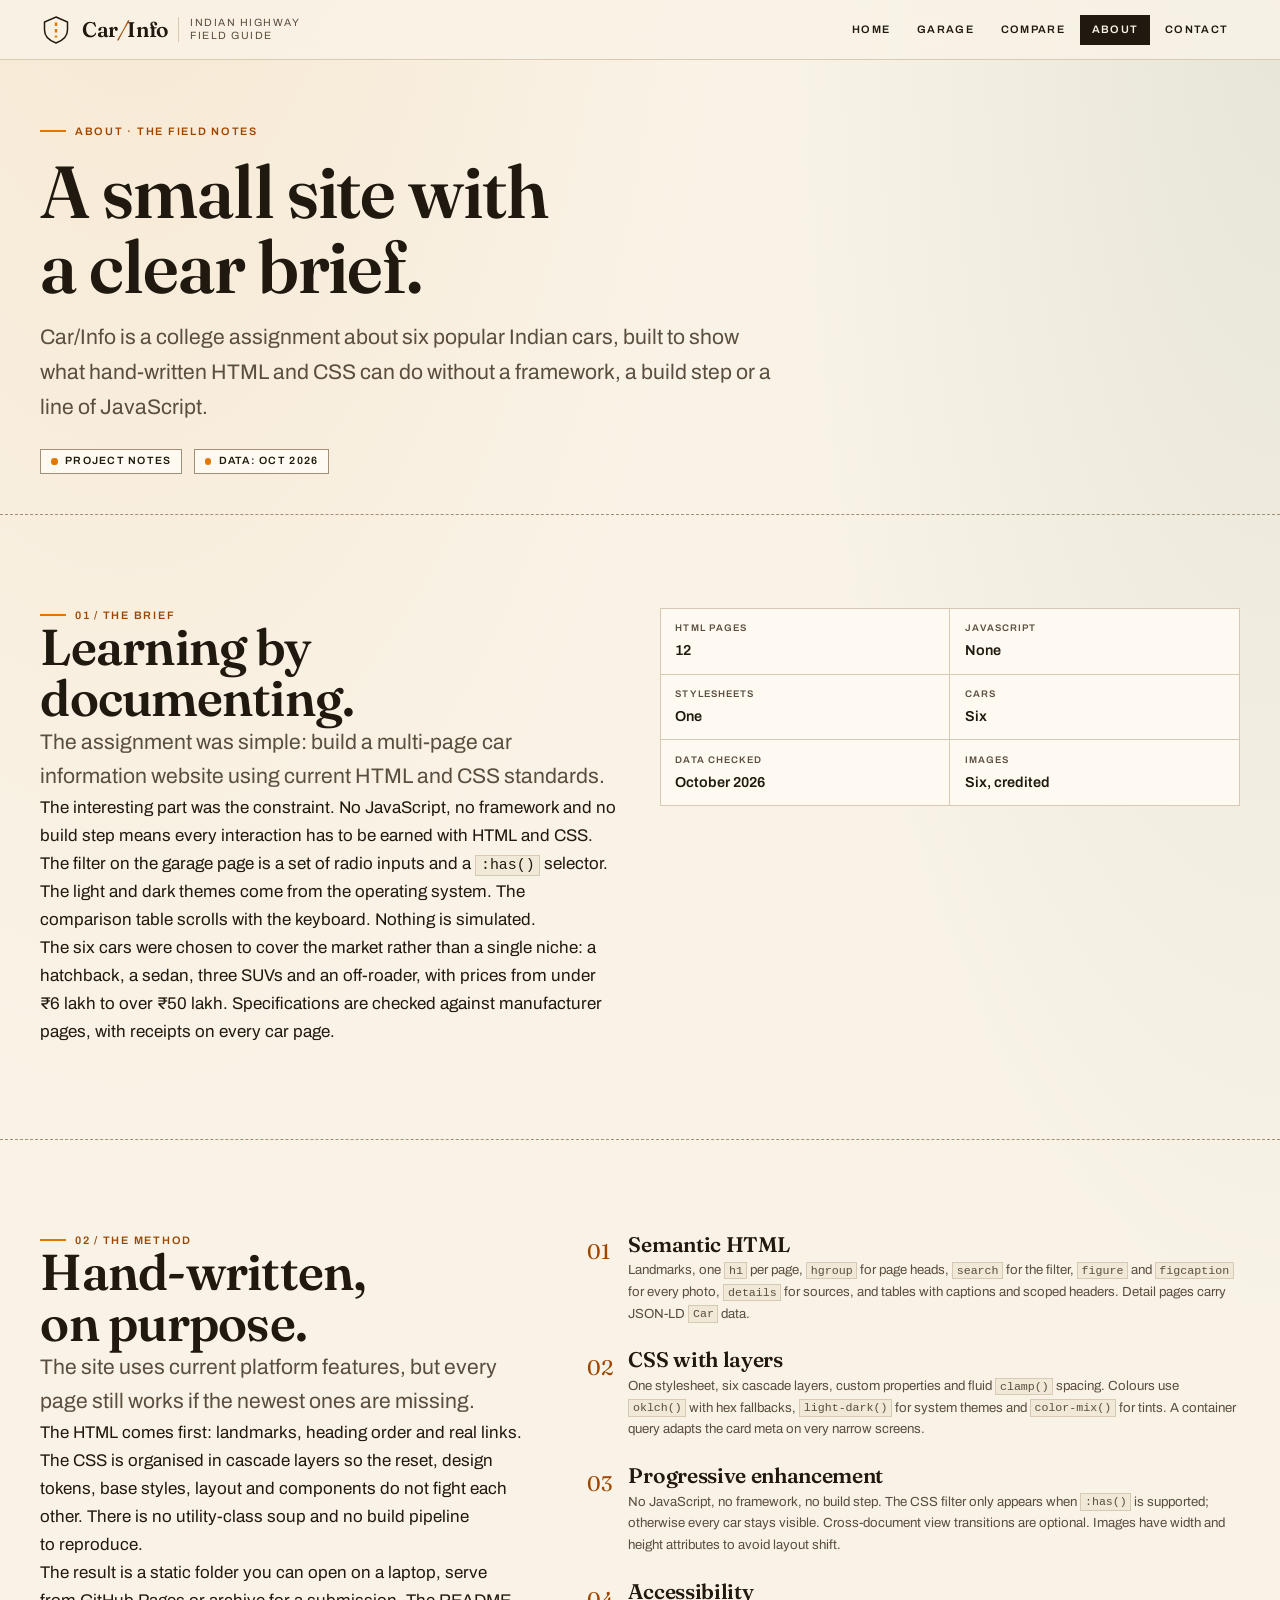
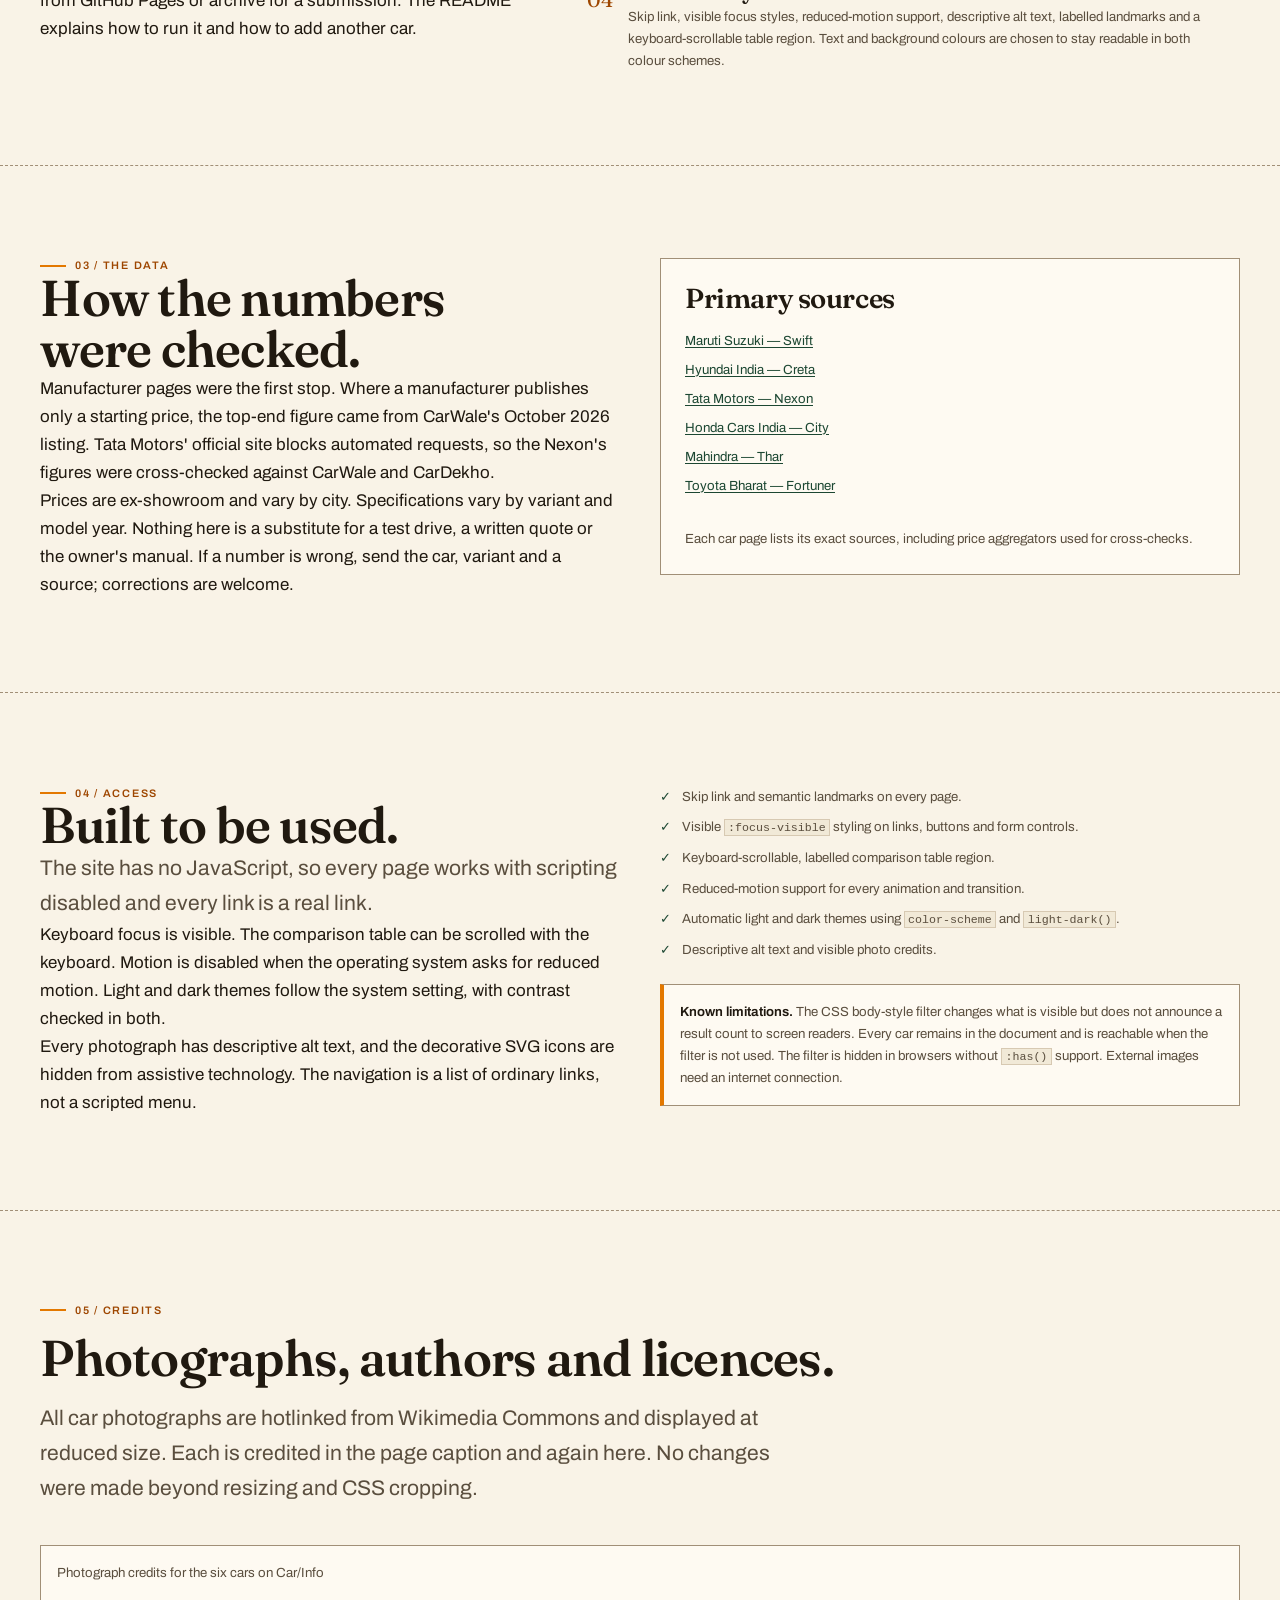
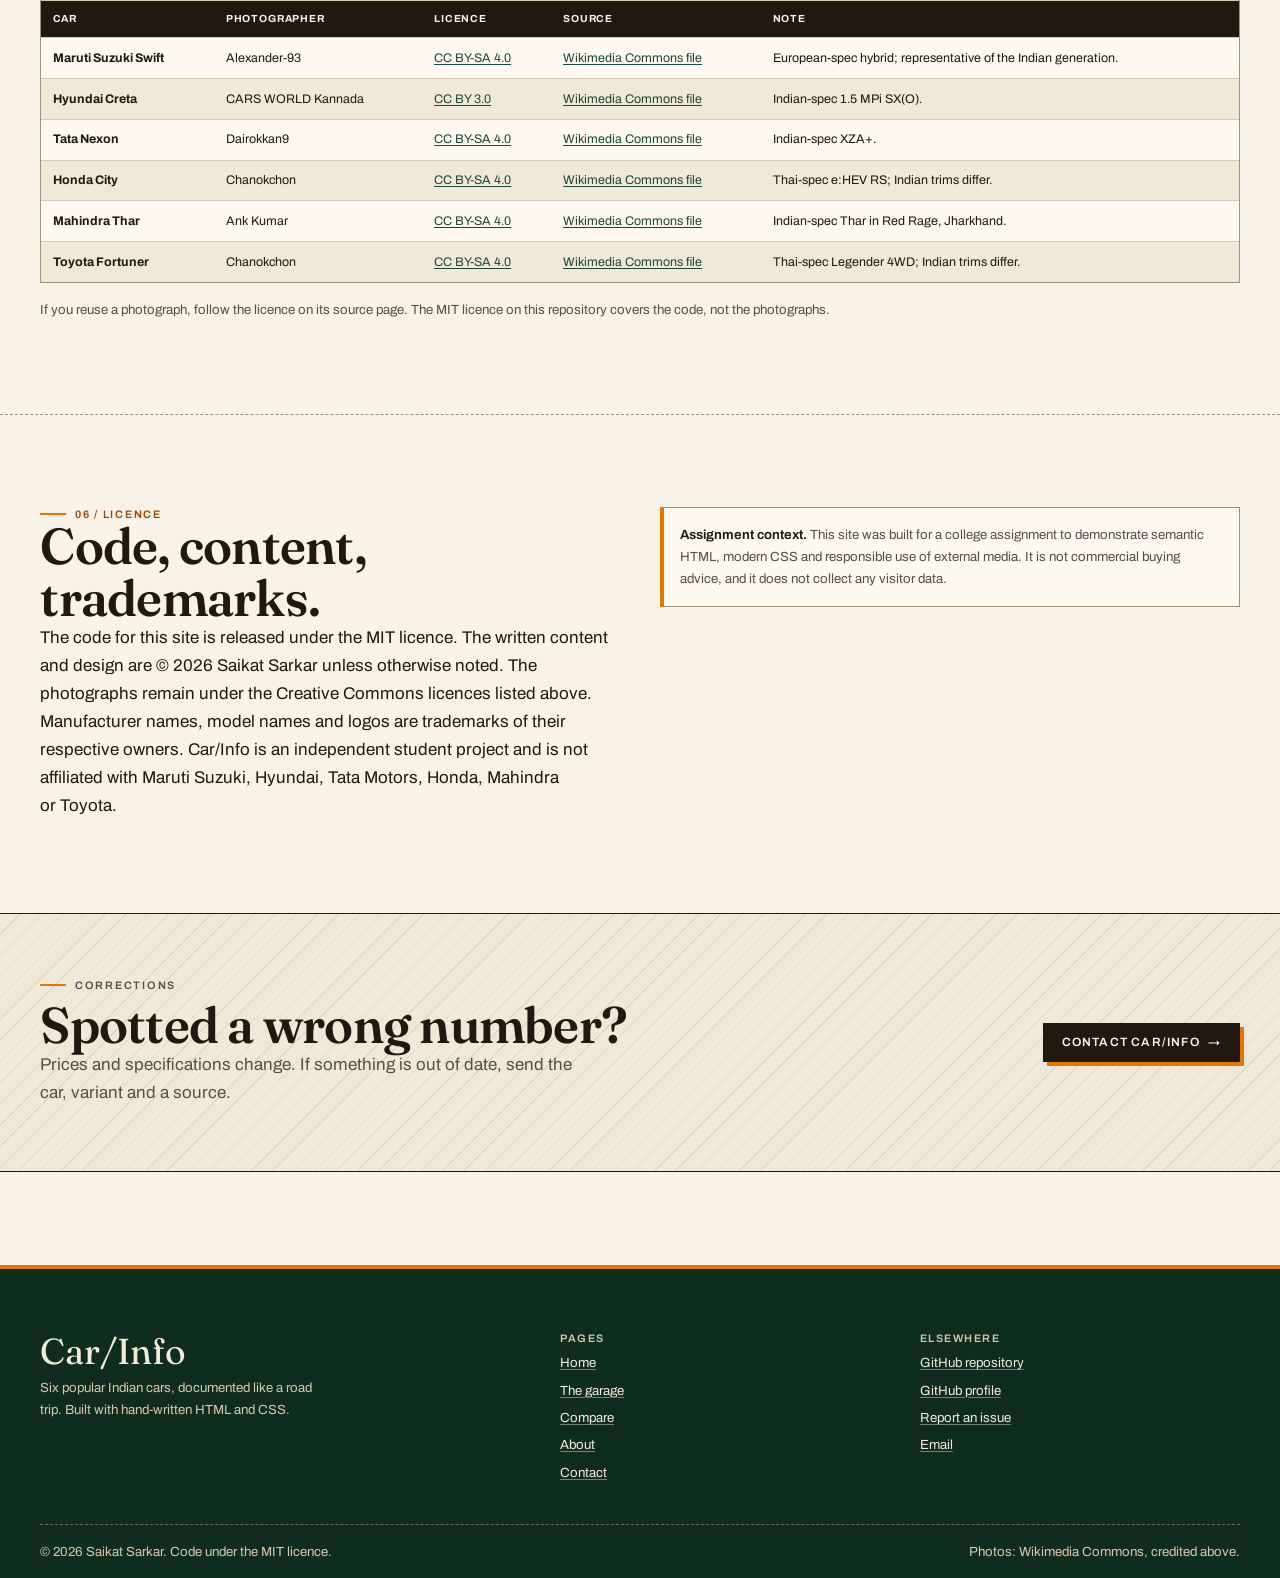
<file: about.html>
<!doctype html>
<html lang="en-IN">
<head>
  <meta charset="utf-8">
  <meta name="viewport" content="width=device-width, initial-scale=1">
  <title>About — Car/Info</title>
  <meta name="description" content="About Car/Info: a college assignment built with semantic HTML and modern CSS. How the data was checked, how the site was built, accessibility notes and full image credits.">
  <meta name="theme-color" content="#f5eedf" media="(prefers-color-scheme: light)">
  <meta name="theme-color" content="#17150f" media="(prefers-color-scheme: dark)">
  <link rel="canonical" href="https://saikatsarkar-fs-dev.github.io/car-info/about.html">
  <link rel="icon" href="assets/favicon.svg" type="image/svg+xml">
  <link rel="preconnect" href="https://fonts.googleapis.com">
  <link rel="preconnect" href="https://fonts.gstatic.com" crossorigin>
  <link rel="stylesheet" href="https://fonts.googleapis.com/css2?family=Archivo:ital,wght@0,400..700;1,400..600&amp;family=Fraunces:ital,opsz,wght@0,9..144,500..700;1,9..144,500..700&amp;display=swap">
  <link rel="stylesheet" href="assets/css/main.css">
  <meta property="og:type" content="website">
  <meta property="og:site_name" content="Car/Info">
  <meta property="og:title" content="About — Car/Info">
  <meta property="og:description" content="The brief, the method, the data sources and the full image credits behind Car/Info.">
  <meta property="og:url" content="https://saikatsarkar-fs-dev.github.io/car-info/about.html">
  <meta property="og:image" content="https://commons.wikimedia.org/wiki/Special:FilePath/Suzuki%20Swift%20(2024)%20hybrid%20IMG%208936.jpg?width=1200">
  <meta name="twitter:card" content="summary_large_image">
</head>
<body>
  <a class="skip-link" href="#main">Skip to content</a>
  <div class="scroll-progress" aria-hidden="true"></div>

  <header class="site-header">
    <div class="shell site-header__inner">
      <a class="brand" href="index.html" aria-label="Car/Info home">
        <svg class="brand__mark" viewBox="0 0 64 64" aria-hidden="true" focusable="false">
          <path class="brand__shield" d="M32 6 55 16v16c0 13-9 21-23 26C18 53 9 45 9 32V16Z"/>
          <path class="brand__road" d="M32 17v30"/>
        </svg>
        <span class="brand__name">Car<span class="brand__slash" aria-hidden="true">/</span>Info</span>
        <span class="brand__tag">Indian highway field guide</span>
      </a>
      <nav class="site-nav" aria-label="Primary">
        <ul role="list">
          <li><a href="index.html">Home</a></li>
          <li><a href="cars.html">Garage</a></li>
          <li><a href="compare.html">Compare</a></li>
          <li><a href="about.html" aria-current="page">About</a></li>
          <li><a href="contact.html">Contact</a></li>
        </ul>
      </nav>
    </div>
  </header>

  <main id="main">
    <header class="page-head">
      <div class="shell">
        <p class="eyebrow">About · The field notes</p>
        <hgroup>
          <h1>A small site with a clear brief.</h1>
          <p class="page-head__lead">Car/Info is a college assignment about six popular Indian cars, built to show what hand-written HTML and CSS can do without a framework, a build step or a line of JavaScript.</p>
        </hgroup>
        <div class="page-head__meta">
          <span class="route-badge">Project notes</span>
          <span class="route-badge">Data: Oct 2026</span>
        </div>
      </div>
    </header>

    <section class="section" aria-labelledby="brief-title">
      <div class="shell story-grid">
        <div>
          <p class="eyebrow">01 / The brief</p>
          <h2 id="brief-title">Learning by documenting.</h2>
          <p class="section-lead">The assignment was simple: build a multi-page car information website using current HTML and CSS standards.</p>
          <p>The interesting part was the constraint. No JavaScript, no framework and no build step means every interaction has to be earned with HTML and CSS. The filter on the garage page is a set of radio inputs and a <code>:has()</code> selector. The light and dark themes come from the operating system. The comparison table scrolls with the keyboard. Nothing is simulated.</p>
          <p>The six cars were chosen to cover the market rather than a single niche: a hatchback, a sedan, three SUVs and an off-roader, with prices from under ₹6 lakh to over ₹50 lakh. Specifications are checked against manufacturer pages, with receipts on every car page.</p>
        </div>
        <dl class="spec-grid">
          <div>
            <dt>HTML pages</dt>
            <dd>12</dd>
          </div>
          <div>
            <dt>JavaScript</dt>
            <dd>None</dd>
          </div>
          <div>
            <dt>Stylesheets</dt>
            <dd>One</dd>
          </div>
          <div>
            <dt>Cars</dt>
            <dd>Six</dd>
          </div>
          <div>
            <dt>Data checked</dt>
            <dd>October 2026</dd>
          </div>
          <div>
            <dt>Images</dt>
            <dd>Six, credited</dd>
          </div>
        </dl>
      </div>
    </section>

    <section class="section section--rule" aria-labelledby="built-title">
      <div class="shell split split--editorial">
        <div>
          <p class="eyebrow">02 / The method</p>
          <h2 id="built-title">Hand-written, on purpose.</h2>
          <p class="section-lead">The site uses current platform features, but every page still works if the newest ones are missing.</p>
          <p>The HTML comes first: landmarks, heading order and real links. The CSS is organised in cascade layers so the reset, design tokens, base styles, layout and components do not fight each other. There is no utility-class soup and no build pipeline to reproduce.</p>
          <p>The result is a static folder you can open on a laptop, serve from GitHub Pages or archive for a submission. The README explains how to run it and how to add another car.</p>
        </div>
        <ol class="principle-list" role="list">
          <li>
            <h3>Semantic HTML</h3>
            <p>Landmarks, one <code>h1</code> per page, <code>hgroup</code> for page heads, <code>search</code> for the filter, <code>figure</code> and <code>figcaption</code> for every photo, <code>details</code> for sources, and tables with captions and scoped headers. Detail pages carry JSON-LD <code>Car</code> data.</p>
          </li>
          <li>
            <h3>CSS with layers</h3>
            <p>One stylesheet, six cascade layers, custom properties and fluid <code>clamp()</code> spacing. Colours use <code>oklch()</code> with hex fallbacks, <code>light-dark()</code> for system themes and <code>color-mix()</code> for tints. A container query adapts the card meta on very narrow screens.</p>
          </li>
          <li>
            <h3>Progressive enhancement</h3>
            <p>No JavaScript, no framework, no build step. The CSS filter only appears when <code>:has()</code> is supported; otherwise every car stays visible. Cross-document view transitions are optional. Images have width and height attributes to avoid layout shift.</p>
          </li>
          <li>
            <h3>Accessibility</h3>
            <p>Skip link, visible focus styles, reduced-motion support, descriptive alt text, labelled landmarks and a keyboard-scrollable table region. Text and background colours are chosen to stay readable in both colour schemes.</p>
          </li>
        </ol>
      </div>
    </section>

    <section class="section section--rule" aria-labelledby="data-title">
      <div class="shell story-grid">
        <div>
          <p class="eyebrow">03 / The data</p>
          <h2 id="data-title">How the numbers were checked.</h2>
          <p>Manufacturer pages were the first stop. Where a manufacturer publishes only a starting price, the top-end figure came from CarWale's October 2026 listing. Tata Motors' official site blocks automated requests, so the Nexon's figures were cross-checked against CarWale and CarDekho.</p>
          <p>Prices are ex-showroom and vary by city. Specifications vary by variant and model year. Nothing here is a substitute for a test drive, a written quote or the owner's manual. If a number is wrong, send the car, variant and a source; corrections are welcome.</p>
        </div>
        <div class="aside-card">
          <h3>Primary sources</h3>
          <ul class="link-list" role="list">
            <li><a href="https://www.marutisuzuki.com/arena/swift">Maruti Suzuki — Swift</a></li>
            <li><a href="https://www.hyundai.com/in/en/find-a-car/creta/highlights">Hyundai India — Creta</a></li>
            <li><a href="https://cars.tatamotors.com/nexon/ice.html">Tata Motors — Nexon</a></li>
            <li><a href="https://www.hondacarindia.com/honda-city">Honda Cars India — City</a></li>
            <li><a href="https://auto.mahindra.com/suv/thar/specs-and-features.html">Mahindra — Thar</a></li>
            <li><a href="https://www.toyotabharat.com/showroom/fortuner/index-fortuner.html">Toyota Bharat — Fortuner</a></li>
          </ul>
          <p class="table-note">Each car page lists its exact sources, including price aggregators used for cross-checks.</p>
        </div>
      </div>
    </section>

    <section class="section section--rule" aria-labelledby="access-title">
      <div class="shell story-grid">
        <div>
          <p class="eyebrow">04 / Access</p>
          <h2 id="access-title">Built to be used.</h2>
          <p class="section-lead">The site has no JavaScript, so every page works with scripting disabled and every link is a real link.</p>
          <p>Keyboard focus is visible. The comparison table can be scrolled with the keyboard. Motion is disabled when the operating system asks for reduced motion. Light and dark themes follow the system setting, with contrast checked in both.</p>
          <p>Every photograph has descriptive alt text, and the decorative SVG icons are hidden from assistive technology. The navigation is a list of ordinary links, not a scripted menu.</p>
        </div>
        <div class="stack">
          <ul class="check-list" role="list">
            <li>Skip link and semantic landmarks on every page.</li>
            <li>Visible <code>:focus-visible</code> styling on links, buttons and form controls.</li>
            <li>Keyboard-scrollable, labelled comparison table region.</li>
            <li>Reduced-motion support for every animation and transition.</li>
            <li>Automatic light and dark themes using <code>color-scheme</code> and <code>light-dark()</code>.</li>
            <li>Descriptive alt text and visible photo credits.</li>
          </ul>
          <div class="note">
            <p><strong>Known limitations.</strong> The CSS body-style filter changes what is visible but does not announce a result count to screen readers. Every car remains in the document and is reachable when the filter is not used. The filter is hidden in browsers without <code>:has()</code> support. External images need an internet connection.</p>
          </div>
        </div>
      </div>
    </section>

    <section class="section section--rule" id="credits" aria-labelledby="credits-title">
      <div class="shell">
        <div class="section-head">
          <p class="eyebrow">05 / Credits</p>
          <h2 id="credits-title">Photographs, authors and licences.</h2>
          <p class="section-lead">All car photographs are hotlinked from Wikimedia Commons and displayed at reduced size. Each is credited in the page caption and again here. No changes were made beyond resizing and CSS cropping.</p>
        </div>

        <div class="table-scroll" role="region" aria-labelledby="credits-caption" tabindex="0">
          <table class="data-table">
            <caption id="credits-caption">Photograph credits for the six cars on Car/Info</caption>
            <thead>
              <tr>
                <th scope="col">Car</th>
                <th scope="col">Photographer</th>
                <th scope="col">Licence</th>
                <th scope="col">Source</th>
                <th scope="col">Note</th>
              </tr>
            </thead>
            <tbody>
              <tr>
                <th scope="row">Maruti Suzuki Swift</th>
                <td>Alexander-93</td>
                <td><a href="https://creativecommons.org/licenses/by-sa/4.0/">CC BY-SA 4.0</a></td>
                <td><a href="https://commons.wikimedia.org/wiki/File:Suzuki_Swift_(2024)_hybrid_IMG_8936.jpg">Wikimedia Commons file</a></td>
                <td>European-spec hybrid; representative of the Indian generation.</td>
              </tr>
              <tr>
                <th scope="row">Hyundai Creta</th>
                <td>CARS WORLD Kannada</td>
                <td><a href="https://creativecommons.org/licenses/by/3.0/">CC BY 3.0</a></td>
                <td><a href="https://commons.wikimedia.org/wiki/File:2024_Hyundai_Creta_1.5_MPi_SX(O)_(India)_front_view.png">Wikimedia Commons file</a></td>
                <td>Indian-spec 1.5 MPi SX(O).</td>
              </tr>
              <tr>
                <th scope="row">Tata Nexon</th>
                <td>Dairokkan9</td>
                <td><a href="https://creativecommons.org/licenses/by-sa/4.0/">CC BY-SA 4.0</a></td>
                <td><a href="https://commons.wikimedia.org/wiki/File:2023_Tata_Nexon_XZA%2B_front_view.jpg">Wikimedia Commons file</a></td>
                <td>Indian-spec XZA+.</td>
              </tr>
              <tr>
                <th scope="row">Honda City</th>
                <td>Chanokchon</td>
                <td><a href="https://creativecommons.org/licenses/by-sa/4.0/">CC BY-SA 4.0</a></td>
                <td><a href="https://commons.wikimedia.org/wiki/File:2026_Honda_City_e-HEV_RS_(1).jpg">Wikimedia Commons file</a></td>
                <td>Thai-spec e:HEV RS; Indian trims differ.</td>
              </tr>
              <tr>
                <th scope="row">Mahindra Thar</th>
                <td>Ank Kumar</td>
                <td><a href="https://creativecommons.org/licenses/by-sa/4.0/">CC BY-SA 4.0</a></td>
                <td><a href="https://commons.wikimedia.org/wiki/File:Mahindra_Thar_SUV_in_%22Red_Rage%22_color_at_Ashiana_Brahmanda,_East_Singbhum_India_(Ank_Kumar,_Infosys_limited)_02.jpg">Wikimedia Commons file</a></td>
                <td>Indian-spec Thar in Red Rage, Jharkhand.</td>
              </tr>
              <tr>
                <th scope="row">Toyota Fortuner</th>
                <td>Chanokchon</td>
                <td><a href="https://creativecommons.org/licenses/by-sa/4.0/">CC BY-SA 4.0</a></td>
                <td><a href="https://commons.wikimedia.org/wiki/File:2022_Toyota_Fortuner_2.8_Legender_4WD_60th_Anniversary.jpg">Wikimedia Commons file</a></td>
                <td>Thai-spec Legender 4WD; Indian trims differ.</td>
              </tr>
            </tbody>
          </table>
        </div>
        <p class="table-note">If you reuse a photograph, follow the licence on its source page. The MIT licence on this repository covers the code, not the photographs.</p>
      </div>
    </section>

    <section class="section section--rule" aria-labelledby="licence-title">
      <div class="shell story-grid">
        <div>
          <p class="eyebrow">06 / Licence</p>
          <h2 id="licence-title">Code, content, trademarks.</h2>
          <p>The code for this site is released under the MIT licence. The written content and design are © 2026 Saikat Sarkar unless otherwise noted. The photographs remain under the Creative Commons licences listed above.</p>
          <p>Manufacturer names, model names and logos are trademarks of their respective owners. Car/Info is an independent student project and is not affiliated with Maruti Suzuki, Hyundai, Tata Motors, Honda, Mahindra or Toyota.</p>
        </div>
        <div class="note">
          <p><strong>Assignment context.</strong> This site was built for a college assignment to demonstrate semantic HTML, modern CSS and responsible use of external media. It is not commercial buying advice, and it does not collect any visitor data.</p>
        </div>
      </div>
    </section>

    <section class="cta-band" aria-labelledby="corrections-title">
      <div class="shell cta-band__inner">
        <div>
          <p class="eyebrow">Corrections</p>
          <h2 id="corrections-title">Spotted a wrong number?</h2>
          <p>Prices and specifications change. If something is out of date, send the car, variant and a source.</p>
        </div>
        <a class="button" href="contact.html">Contact Car/Info <span aria-hidden="true">→</span></a>
      </div>
    </section>
  </main>

  <footer class="site-footer">
    <div class="shell">
      <div class="footer-top">
        <div>
          <p class="footer-brand">Car/Info</p>
          <p class="footer-intro">Six popular Indian cars, documented like a road trip. Built with hand-written HTML and CSS.</p>
        </div>
        <div>
          <h2 class="footer-heading">Pages</h2>
          <ul class="footer-links" role="list">
            <li><a href="index.html">Home</a></li>
            <li><a href="cars.html">The garage</a></li>
            <li><a href="compare.html">Compare</a></li>
            <li><a href="about.html">About</a></li>
            <li><a href="contact.html">Contact</a></li>
          </ul>
        </div>
        <div>
          <h2 class="footer-heading">Elsewhere</h2>
          <ul class="footer-links" role="list">
            <li><a href="https://github.com/saikatsarkar-fs-dev/car-info">GitHub repository</a></li>
            <li><a href="https://github.com/saikatsarkar-fs-dev">GitHub profile</a></li>
            <li><a href="https://github.com/saikatsarkar-fs-dev/car-info/issues">Report an issue</a></li>
            <li><a href="mailto:me.saikatsarkar.dev@gmail.com">Email</a></li>
          </ul>
        </div>
      </div>
      <div class="footer-bottom">
        <p>© 2026 Saikat Sarkar. Code under the MIT licence.</p>
        <p>Photos: Wikimedia Commons, credited above.</p>
      </div>
    </div>
  </footer>
</body>
</html>
</file>
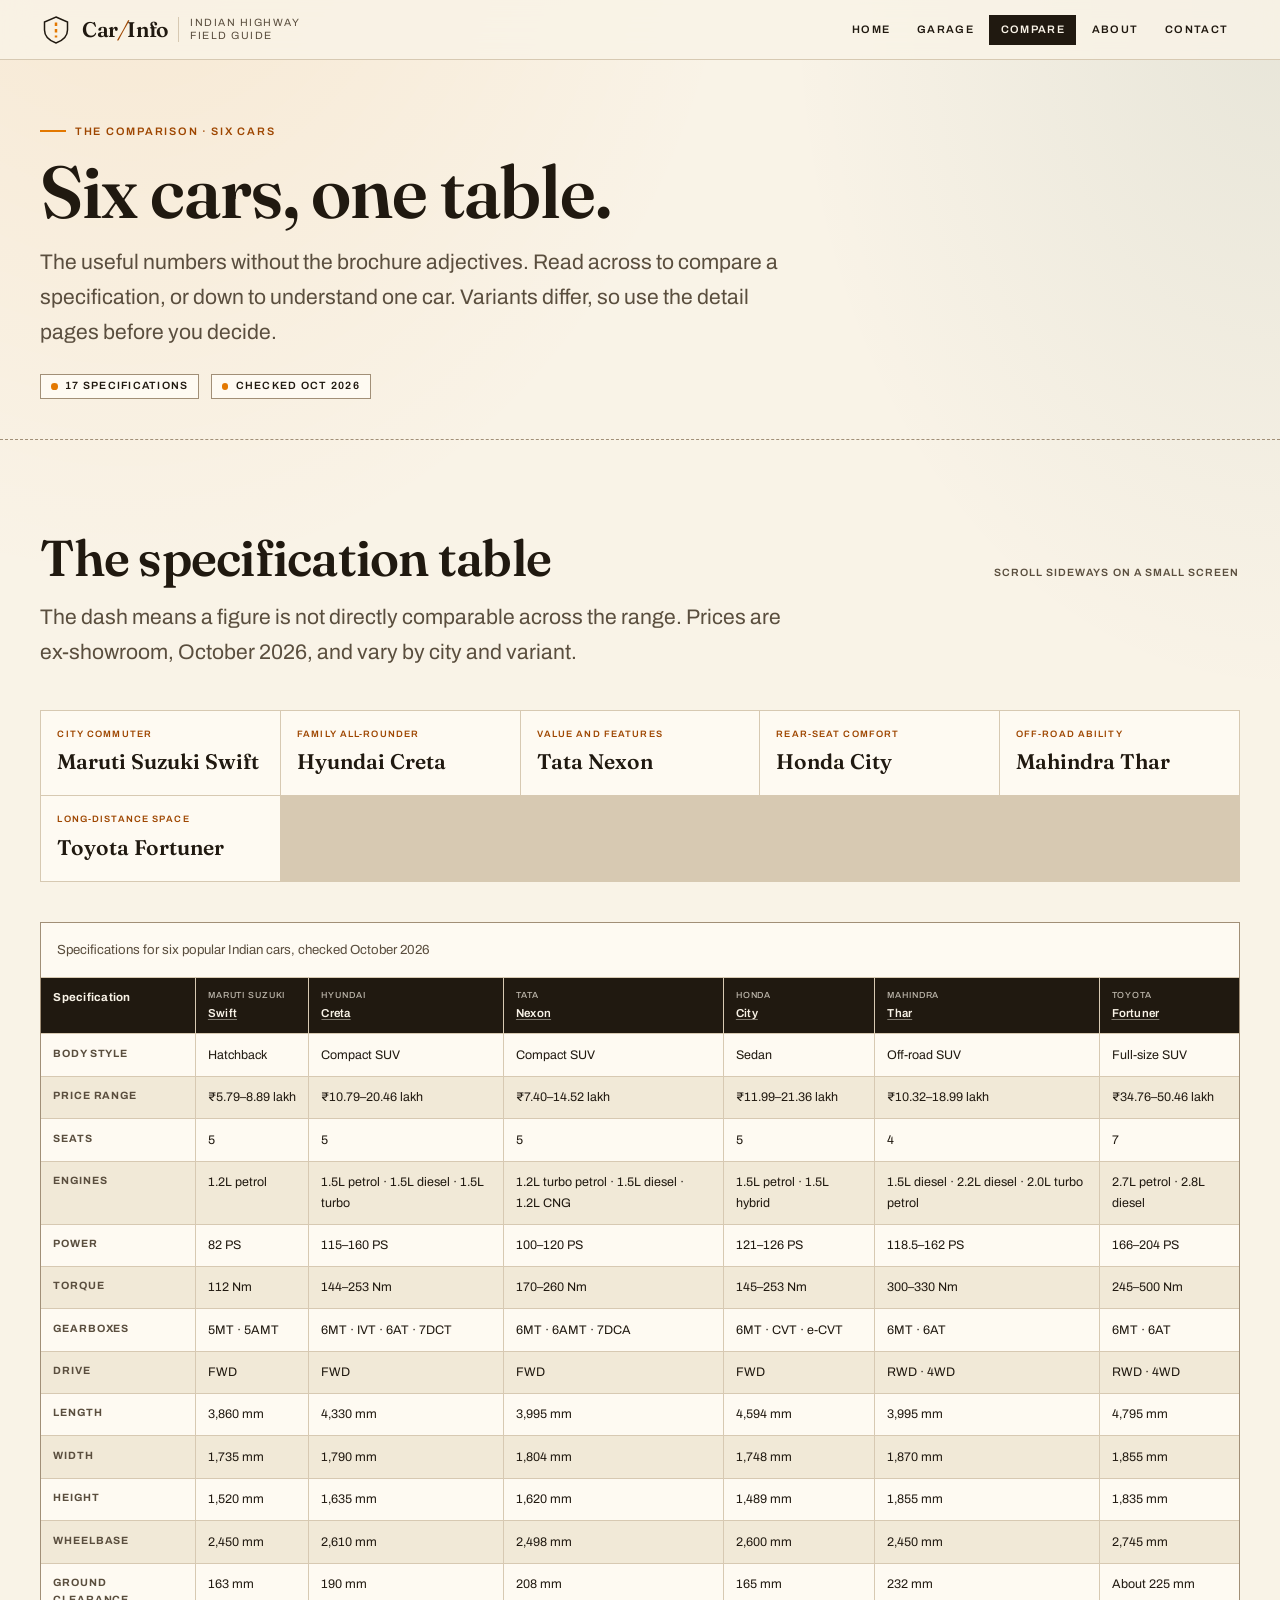
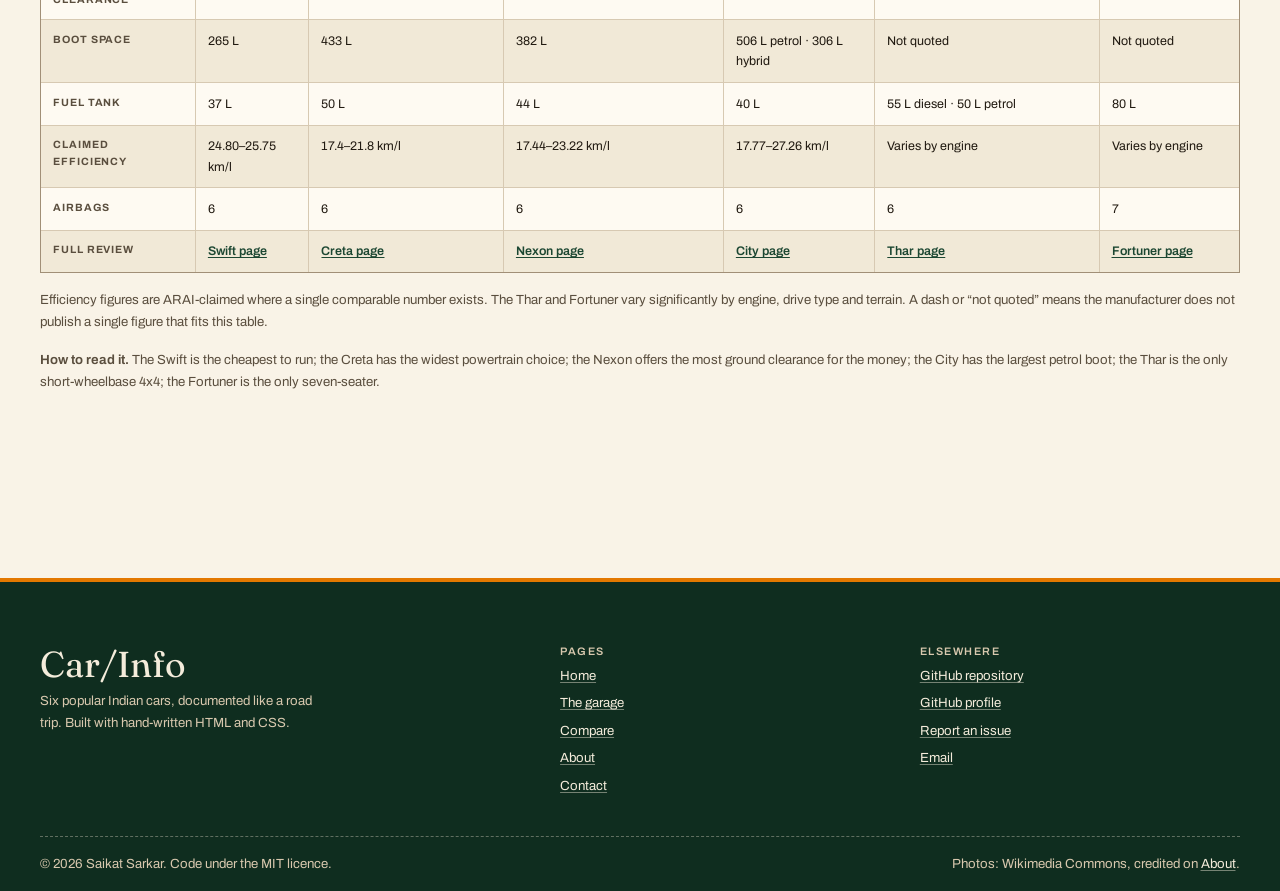
<file: compare.html>
<!doctype html>
<html lang="en-IN">
<head>
  <meta charset="utf-8">
  <meta name="viewport" content="width=device-width, initial-scale=1">
  <title>Compare the Six — Car/Info</title>
  <meta name="description" content="Compare six popular Indian cars side by side: Swift, Creta, Nexon, City, Thar and Fortuner. Prices, engines, power, dimensions, clearance, boot space and fuel tanks.">
  <meta name="theme-color" content="#f5eedf" media="(prefers-color-scheme: light)">
  <meta name="theme-color" content="#17150f" media="(prefers-color-scheme: dark)">
  <link rel="canonical" href="https://saikatsarkar-fs-dev.github.io/car-info/compare.html">
  <link rel="icon" href="assets/favicon.svg" type="image/svg+xml">
  <link rel="preconnect" href="https://fonts.googleapis.com">
  <link rel="preconnect" href="https://fonts.gstatic.com" crossorigin>
  <link rel="stylesheet" href="https://fonts.googleapis.com/css2?family=Archivo:ital,wght@0,400..700;1,400..600&amp;family=Fraunces:ital,opsz,wght@0,9..144,500..700;1,9..144,500..700&amp;display=swap">
  <link rel="stylesheet" href="assets/css/main.css">
  <meta property="og:type" content="website">
  <meta property="og:site_name" content="Car/Info">
  <meta property="og:title" content="Compare the Six — Car/Info">
  <meta property="og:description" content="Six popular Indian cars, one specification table. Read across to compare, or down to choose.">
  <meta property="og:url" content="https://saikatsarkar-fs-dev.github.io/car-info/compare.html">
  <meta property="og:image" content="https://commons.wikimedia.org/wiki/Special:FilePath/2023%20Tata%20Nexon%20XZA%2B%20front%20view.jpg?width=1200">
  <meta name="twitter:card" content="summary_large_image">
</head>
<body>
  <a class="skip-link" href="#main">Skip to content</a>
  <div class="scroll-progress" aria-hidden="true"></div>

  <header class="site-header">
    <div class="shell site-header__inner">
      <a class="brand" href="index.html" aria-label="Car/Info home">
        <svg class="brand__mark" viewBox="0 0 64 64" aria-hidden="true" focusable="false">
          <path class="brand__shield" d="M32 6 55 16v16c0 13-9 21-23 26C18 53 9 45 9 32V16Z"/>
          <path class="brand__road" d="M32 17v30"/>
        </svg>
        <span class="brand__name">Car<span class="brand__slash" aria-hidden="true">/</span>Info</span>
        <span class="brand__tag">Indian highway field guide</span>
      </a>
      <nav class="site-nav" aria-label="Primary">
        <ul role="list">
          <li><a href="index.html">Home</a></li>
          <li><a href="cars.html">Garage</a></li>
          <li><a href="compare.html" aria-current="page">Compare</a></li>
          <li><a href="about.html">About</a></li>
          <li><a href="contact.html">Contact</a></li>
        </ul>
      </nav>
    </div>
  </header>

  <main id="main">
    <header class="page-head">
      <div class="shell">
        <p class="eyebrow">The comparison · Six cars</p>
        <hgroup>
          <h1>Six cars, one table.</h1>
          <p class="page-head__lead">The useful numbers without the brochure adjectives. Read across to compare a specification, or down to understand one car. Variants differ, so use the detail pages before you decide.</p>
        </hgroup>
        <div class="page-head__meta">
          <span class="route-badge">17 specifications</span>
          <span class="route-badge">Checked Oct 2026</span>
        </div>
      </div>
    </header>

    <section class="section" aria-labelledby="compare-title">
      <div class="shell">
        <div class="section-head">
          <div class="section-head__line">
            <h2 id="compare-title">The specification table</h2>
            <p class="filter-count">Scroll sideways on a small screen</p>
          </div>
          <p class="section-lead">The dash means a figure is not directly comparable across the range. Prices are ex-showroom, October 2026, and vary by city and variant.</p>
        </div>

        <ul class="picks" role="list">
          <li><a href="cars/maruti-suzuki-swift.html"><span>City commuter</span><strong>Maruti Suzuki Swift</strong></a></li>
          <li><a href="cars/hyundai-creta.html"><span>Family all-rounder</span><strong>Hyundai Creta</strong></a></li>
          <li><a href="cars/tata-nexon.html"><span>Value and features</span><strong>Tata Nexon</strong></a></li>
          <li><a href="cars/honda-city.html"><span>Rear-seat comfort</span><strong>Honda City</strong></a></li>
          <li><a href="cars/mahindra-thar.html"><span>Off-road ability</span><strong>Mahindra Thar</strong></a></li>
          <li><a href="cars/toyota-fortuner.html"><span>Long-distance space</span><strong>Toyota Fortuner</strong></a></li>
        </ul>

        <div class="table-scroll" role="region" aria-labelledby="compare-caption" tabindex="0">
          <table class="compare-table">
            <caption id="compare-caption">Specifications for six popular Indian cars, checked October 2026</caption>
            <thead>
              <tr>
                <th scope="col">Specification</th>
                <th scope="col"><span class="table-brand">Maruti Suzuki</span><a href="cars/maruti-suzuki-swift.html">Swift</a></th>
                <th scope="col"><span class="table-brand">Hyundai</span><a href="cars/hyundai-creta.html">Creta</a></th>
                <th scope="col"><span class="table-brand">Tata</span><a href="cars/tata-nexon.html">Nexon</a></th>
                <th scope="col"><span class="table-brand">Honda</span><a href="cars/honda-city.html">City</a></th>
                <th scope="col"><span class="table-brand">Mahindra</span><a href="cars/mahindra-thar.html">Thar</a></th>
                <th scope="col"><span class="table-brand">Toyota</span><a href="cars/toyota-fortuner.html">Fortuner</a></th>
              </tr>
            </thead>
            <tbody>
              <tr>
                <th scope="row">Body style</th>
                <td>Hatchback</td>
                <td>Compact SUV</td>
                <td>Compact SUV</td>
                <td>Sedan</td>
                <td>Off-road SUV</td>
                <td>Full-size SUV</td>
              </tr>
              <tr>
                <th scope="row">Price range</th>
                <td>₹5.79–8.89 lakh</td>
                <td>₹10.79–20.46 lakh</td>
                <td>₹7.40–14.52 lakh</td>
                <td>₹11.99–21.36 lakh</td>
                <td>₹10.32–18.99 lakh</td>
                <td>₹34.76–50.46 lakh</td>
              </tr>
              <tr>
                <th scope="row">Seats</th>
                <td>5</td>
                <td>5</td>
                <td>5</td>
                <td>5</td>
                <td>4</td>
                <td>7</td>
              </tr>
              <tr>
                <th scope="row">Engines</th>
                <td>1.2L petrol</td>
                <td>1.5L petrol · 1.5L diesel · 1.5L turbo</td>
                <td>1.2L turbo petrol · 1.5L diesel · 1.2L CNG</td>
                <td>1.5L petrol · 1.5L hybrid</td>
                <td>1.5L diesel · 2.2L diesel · 2.0L turbo petrol</td>
                <td>2.7L petrol · 2.8L diesel</td>
              </tr>
              <tr>
                <th scope="row">Power</th>
                <td>82 PS</td>
                <td>115–160 PS</td>
                <td>100–120 PS</td>
                <td>121–126 PS</td>
                <td>118.5–162 PS</td>
                <td>166–204 PS</td>
              </tr>
              <tr>
                <th scope="row">Torque</th>
                <td>112 Nm</td>
                <td>144–253 Nm</td>
                <td>170–260 Nm</td>
                <td>145–253 Nm</td>
                <td>300–330 Nm</td>
                <td>245–500 Nm</td>
              </tr>
              <tr>
                <th scope="row">Gearboxes</th>
                <td>5MT · 5AMT</td>
                <td>6MT · IVT · 6AT · 7DCT</td>
                <td>6MT · 6AMT · 7DCA</td>
                <td>6MT · CVT · e-CVT</td>
                <td>6MT · 6AT</td>
                <td>6MT · 6AT</td>
              </tr>
              <tr>
                <th scope="row">Drive</th>
                <td>FWD</td>
                <td>FWD</td>
                <td>FWD</td>
                <td>FWD</td>
                <td>RWD · 4WD</td>
                <td>RWD · 4WD</td>
              </tr>
              <tr>
                <th scope="row">Length</th>
                <td>3,860 mm</td>
                <td>4,330 mm</td>
                <td>3,995 mm</td>
                <td>4,594 mm</td>
                <td>3,995 mm</td>
                <td>4,795 mm</td>
              </tr>
              <tr>
                <th scope="row">Width</th>
                <td>1,735 mm</td>
                <td>1,790 mm</td>
                <td>1,804 mm</td>
                <td>1,748 mm</td>
                <td>1,870 mm</td>
                <td>1,855 mm</td>
              </tr>
              <tr>
                <th scope="row">Height</th>
                <td>1,520 mm</td>
                <td>1,635 mm</td>
                <td>1,620 mm</td>
                <td>1,489 mm</td>
                <td>1,855 mm</td>
                <td>1,835 mm</td>
              </tr>
              <tr>
                <th scope="row">Wheelbase</th>
                <td>2,450 mm</td>
                <td>2,610 mm</td>
                <td>2,498 mm</td>
                <td>2,600 mm</td>
                <td>2,450 mm</td>
                <td>2,745 mm</td>
              </tr>
              <tr>
                <th scope="row">Ground clearance</th>
                <td>163 mm</td>
                <td>190 mm</td>
                <td>208 mm</td>
                <td>165 mm</td>
                <td>232 mm</td>
                <td>About 225 mm</td>
              </tr>
              <tr>
                <th scope="row">Boot space</th>
                <td>265 L</td>
                <td>433 L</td>
                <td>382 L</td>
                <td>506 L petrol · 306 L hybrid</td>
                <td>Not quoted</td>
                <td>Not quoted</td>
              </tr>
              <tr>
                <th scope="row">Fuel tank</th>
                <td>37 L</td>
                <td>50 L</td>
                <td>44 L</td>
                <td>40 L</td>
                <td>55 L diesel · 50 L petrol</td>
                <td>80 L</td>
              </tr>
              <tr>
                <th scope="row">Claimed efficiency</th>
                <td>24.80–25.75 km/l</td>
                <td>17.4–21.8 km/l</td>
                <td>17.44–23.22 km/l</td>
                <td>17.77–27.26 km/l</td>
                <td>Varies by engine</td>
                <td>Varies by engine</td>
              </tr>
              <tr>
                <th scope="row">Airbags</th>
                <td>6</td>
                <td>6</td>
                <td>6</td>
                <td>6</td>
                <td>6</td>
                <td>7</td>
              </tr>
              <tr>
                <th scope="row">Full review</th>
                <td><a href="cars/maruti-suzuki-swift.html">Swift page</a></td>
                <td><a href="cars/hyundai-creta.html">Creta page</a></td>
                <td><a href="cars/tata-nexon.html">Nexon page</a></td>
                <td><a href="cars/honda-city.html">City page</a></td>
                <td><a href="cars/mahindra-thar.html">Thar page</a></td>
                <td><a href="cars/toyota-fortuner.html">Fortuner page</a></td>
              </tr>
            </tbody>
          </table>
        </div>

        <p class="table-note">Efficiency figures are ARAI-claimed where a single comparable number exists. The Thar and Fortuner vary significantly by engine, drive type and terrain. A dash or “not quoted” means the manufacturer does not publish a single figure that fits this table.</p>
        <p class="table-note"><strong>How to read it.</strong> The Swift is the cheapest to run; the Creta has the widest powertrain choice; the Nexon offers the most ground clearance for the money; the City has the largest petrol boot; the Thar is the only short-wheelbase 4x4; the Fortuner is the only seven-seater.</p>
      </div>
    </section>
  </main>

  <footer class="site-footer">
    <div class="shell">
      <div class="footer-top">
        <div>
          <p class="footer-brand">Car/Info</p>
          <p class="footer-intro">Six popular Indian cars, documented like a road trip. Built with hand-written HTML and CSS.</p>
        </div>
        <div>
          <h2 class="footer-heading">Pages</h2>
          <ul class="footer-links" role="list">
            <li><a href="index.html">Home</a></li>
            <li><a href="cars.html">The garage</a></li>
            <li><a href="compare.html">Compare</a></li>
            <li><a href="about.html">About</a></li>
            <li><a href="contact.html">Contact</a></li>
          </ul>
        </div>
        <div>
          <h2 class="footer-heading">Elsewhere</h2>
          <ul class="footer-links" role="list">
            <li><a href="https://github.com/saikatsarkar-fs-dev/car-info">GitHub repository</a></li>
            <li><a href="https://github.com/saikatsarkar-fs-dev">GitHub profile</a></li>
            <li><a href="https://github.com/saikatsarkar-fs-dev/car-info/issues">Report an issue</a></li>
            <li><a href="mailto:me.saikatsarkar.dev@gmail.com">Email</a></li>
          </ul>
        </div>
      </div>
      <div class="footer-bottom">
        <p>© 2026 Saikat Sarkar. Code under the MIT licence.</p>
        <p>Photos: Wikimedia Commons, credited on <a href="about.html#credits">About</a>.</p>
      </div>
    </div>
  </footer>
</body>
</html>
</file>
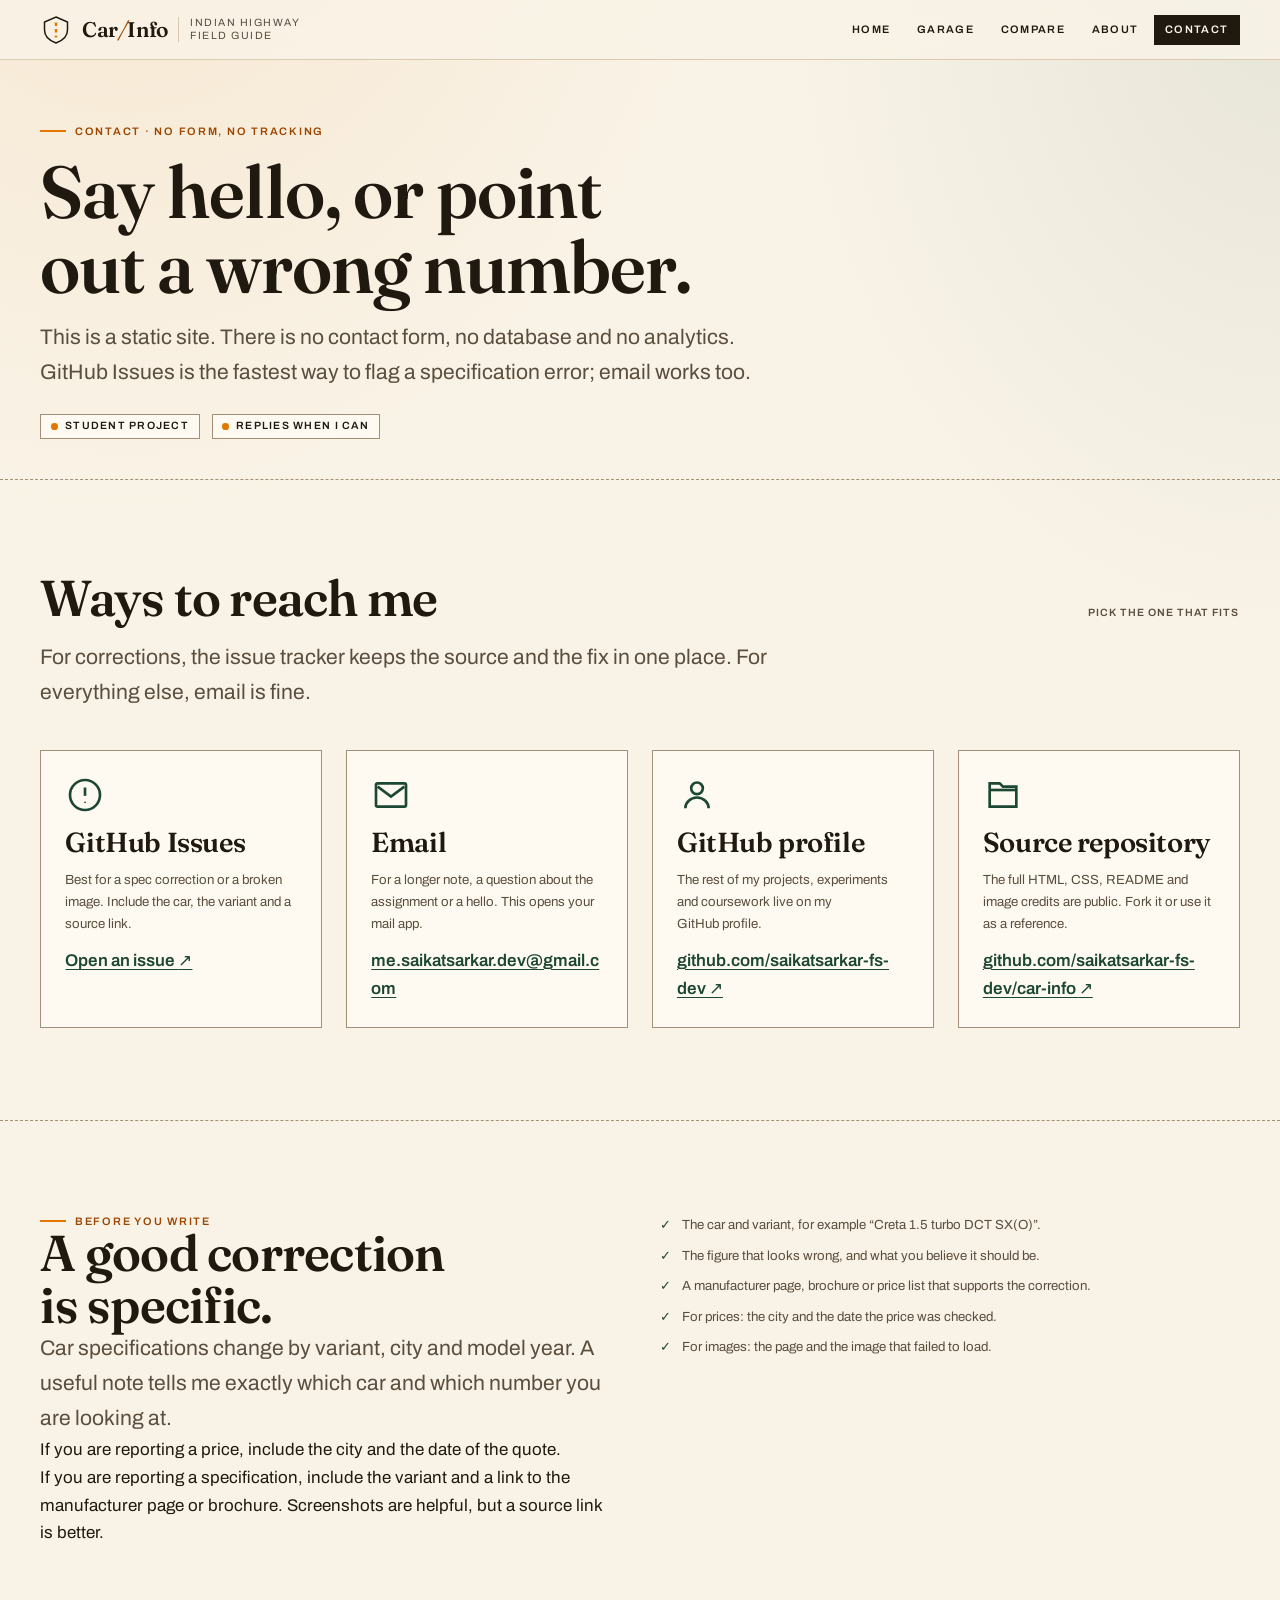
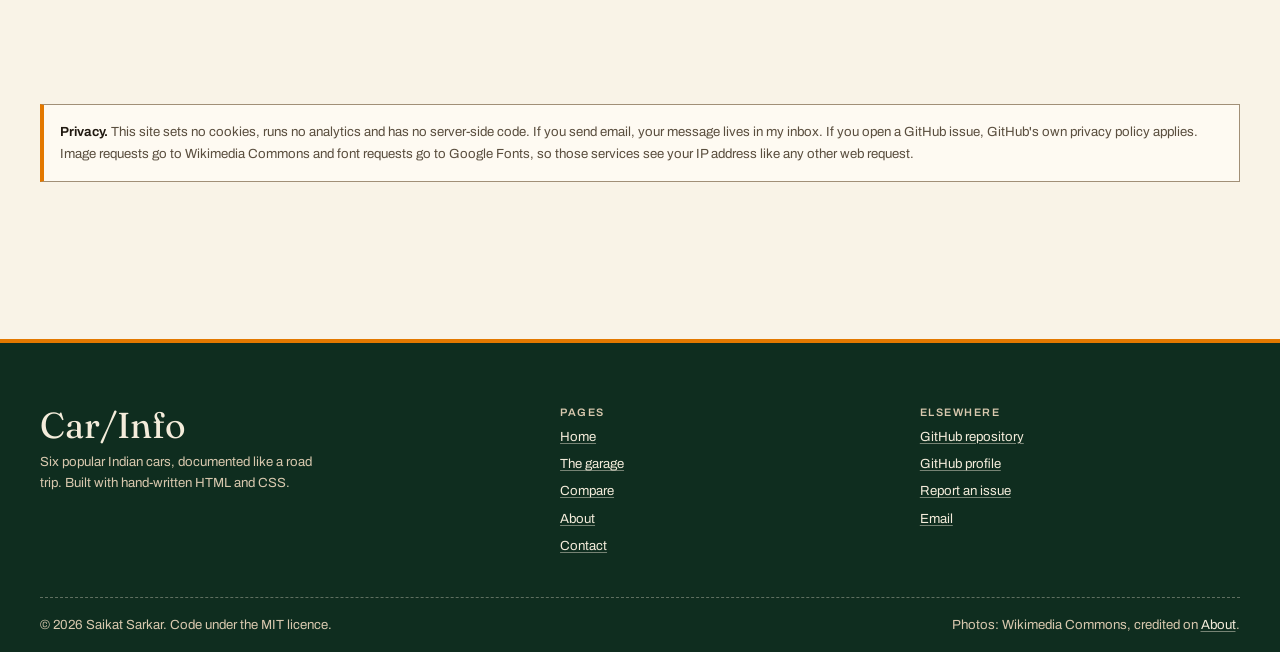
<file: contact.html>
<!doctype html>
<html lang="en-IN">
<head>
  <meta charset="utf-8">
  <meta name="viewport" content="width=device-width, initial-scale=1">
  <title>Contact — Car/Info</title>
  <meta name="description" content="Contact Car/Info by GitHub Issues, GitHub profile or email. Report a specification correction, a broken image or a price change. No form, no tracking.">
  <meta name="theme-color" content="#f5eedf" media="(prefers-color-scheme: light)">
  <meta name="theme-color" content="#17150f" media="(prefers-color-scheme: dark)">
  <link rel="canonical" href="https://saikatsarkar-fs-dev.github.io/car-info/contact.html">
  <link rel="icon" href="assets/favicon.svg" type="image/svg+xml">
  <link rel="preconnect" href="https://fonts.googleapis.com">
  <link rel="preconnect" href="https://fonts.gstatic.com" crossorigin>
  <link rel="stylesheet" href="https://fonts.googleapis.com/css2?family=Archivo:ital,wght@0,400..700;1,400..600&amp;family=Fraunces:ital,opsz,wght@0,9..144,500..700;1,9..144,500..700&amp;display=swap">
  <link rel="stylesheet" href="assets/css/main.css">
  <meta property="og:type" content="website">
  <meta property="og:site_name" content="Car/Info">
  <meta property="og:title" content="Contact — Car/Info">
  <meta property="og:description" content="Report a correction or say hello. GitHub Issues and email only; no form, no tracking.">
  <meta property="og:url" content="https://saikatsarkar-fs-dev.github.io/car-info/contact.html">
  <meta property="og:image" content="https://commons.wikimedia.org/wiki/Special:FilePath/2024%20Hyundai%20Creta%201.5%20MPi%20SX%28O%29%20%28India%29%20front%20view.png?width=960">
  <meta name="twitter:card" content="summary_large_image">
</head>
<body>
  <a class="skip-link" href="#main">Skip to content</a>
  <div class="scroll-progress" aria-hidden="true"></div>

  <header class="site-header">
    <div class="shell site-header__inner">
      <a class="brand" href="index.html" aria-label="Car/Info home">
        <svg class="brand__mark" viewBox="0 0 64 64" aria-hidden="true" focusable="false">
          <path class="brand__shield" d="M32 6 55 16v16c0 13-9 21-23 26C18 53 9 45 9 32V16Z"/>
          <path class="brand__road" d="M32 17v30"/>
        </svg>
        <span class="brand__name">Car<span class="brand__slash" aria-hidden="true">/</span>Info</span>
        <span class="brand__tag">Indian highway field guide</span>
      </a>
      <nav class="site-nav" aria-label="Primary">
        <ul role="list">
          <li><a href="index.html">Home</a></li>
          <li><a href="cars.html">Garage</a></li>
          <li><a href="compare.html">Compare</a></li>
          <li><a href="about.html">About</a></li>
          <li><a href="contact.html" aria-current="page">Contact</a></li>
        </ul>
      </nav>
    </div>
  </header>

  <main id="main">
    <header class="page-head">
      <div class="shell">
        <p class="eyebrow">Contact · No form, no tracking</p>
        <hgroup>
          <h1>Say hello, or point out a wrong number.</h1>
          <p class="page-head__lead">This is a static site. There is no contact form, no database and no analytics. GitHub Issues is the fastest way to flag a specification error; email works too.</p>
        </hgroup>
        <div class="page-head__meta">
          <span class="route-badge">Student project</span>
          <span class="route-badge">Replies when I can</span>
        </div>
      </div>
    </header>

    <section class="section" aria-labelledby="ways-title">
      <div class="shell">
        <div class="section-head">
          <div class="section-head__line">
            <h2 id="ways-title">Ways to reach me</h2>
            <p class="filter-count">Pick the one that fits</p>
          </div>
          <p class="section-lead">For corrections, the issue tracker keeps the source and the fix in one place. For everything else, email is fine.</p>
        </div>

        <div class="contact-grid">
          <article class="contact-card">
            <svg class="contact-card__icon" viewBox="0 0 24 24" aria-hidden="true" focusable="false">
              <circle cx="12" cy="12" r="9"/>
              <path d="M12 7.5v5"/>
              <circle cx="12" cy="16.4" r="0.5" fill="currentColor" stroke="none"/>
            </svg>
            <h3>GitHub Issues</h3>
            <p>Best for a spec correction or a broken image. Include the car, the variant and a source link.</p>
            <a href="https://github.com/saikatsarkar-fs-dev/car-info/issues">Open an issue <span aria-hidden="true">↗</span></a>
          </article>

          <article class="contact-card">
            <svg class="contact-card__icon" viewBox="0 0 24 24" aria-hidden="true" focusable="false">
              <rect x="3" y="5" width="18" height="14" rx="1"/>
              <path d="m4 7 8 6 8-6"/>
            </svg>
            <h3>Email</h3>
            <p>For a longer note, a question about the assignment or a hello. This opens your mail app.</p>
            <a href="mailto:me.saikatsarkar.dev@gmail.com">me.saikatsarkar.dev@gmail.com</a>
          </article>

          <article class="contact-card">
            <svg class="contact-card__icon" viewBox="0 0 24 24" aria-hidden="true" focusable="false">
              <circle cx="12" cy="8" r="3.5"/>
              <path d="M5 20c0-3.6 3.1-6.5 7-6.5s7 2.9 7 6.5"/>
            </svg>
            <h3>GitHub profile</h3>
            <p>The rest of my projects, experiments and coursework live on my GitHub profile.</p>
            <a href="https://github.com/saikatsarkar-fs-dev">github.com/saikatsarkar-fs-dev <span aria-hidden="true">↗</span></a>
          </article>

          <article class="contact-card">
            <svg class="contact-card__icon" viewBox="0 0 24 24" aria-hidden="true" focusable="false">
              <path d="M4 5h6l2 2h8v12H4Z"/>
              <path d="M4 9h16"/>
            </svg>
            <h3>Source repository</h3>
            <p>The full HTML, CSS, README and image credits are public. Fork it or use it as a reference.</p>
            <a href="https://github.com/saikatsarkar-fs-dev/car-info">github.com/saikatsarkar-fs-dev/car-info <span aria-hidden="true">↗</span></a>
          </article>
        </div>
      </div>
    </section>

    <section class="section section--rule" aria-labelledby="before-title">
      <div class="shell story-grid">
        <div>
          <p class="eyebrow">Before you write</p>
          <h2 id="before-title">A good correction is specific.</h2>
          <p class="section-lead">Car specifications change by variant, city and model year. A useful note tells me exactly which car and which number you are looking at.</p>
          <p>If you are reporting a price, include the city and the date of the quote. If you are reporting a specification, include the variant and a link to the manufacturer page or brochure. Screenshots are helpful, but a source link is better.</p>
        </div>
        <ul class="check-list" role="list">
          <li>The car and variant, for example “Creta 1.5 turbo DCT SX(O)”.</li>
          <li>The figure that looks wrong, and what you believe it should be.</li>
          <li>A manufacturer page, brochure or price list that supports the correction.</li>
          <li>For prices: the city and the date the price was checked.</li>
          <li>For images: the page and the image that failed to load.</li>
        </ul>
      </div>
    </section>

    <section class="section section--tight" aria-label="Privacy note">
      <div class="shell">
        <div class="note">
          <p><strong>Privacy.</strong> This site sets no cookies, runs no analytics and has no server-side code. If you send email, your message lives in my inbox. If you open a GitHub issue, GitHub's own privacy policy applies. Image requests go to Wikimedia Commons and font requests go to Google Fonts, so those services see your IP address like any other web request.</p>
        </div>
      </div>
    </section>
  </main>

  <footer class="site-footer">
    <div class="shell">
      <div class="footer-top">
        <div>
          <p class="footer-brand">Car/Info</p>
          <p class="footer-intro">Six popular Indian cars, documented like a road trip. Built with hand-written HTML and CSS.</p>
        </div>
        <div>
          <h2 class="footer-heading">Pages</h2>
          <ul class="footer-links" role="list">
            <li><a href="index.html">Home</a></li>
            <li><a href="cars.html">The garage</a></li>
            <li><a href="compare.html">Compare</a></li>
            <li><a href="about.html">About</a></li>
            <li><a href="contact.html">Contact</a></li>
          </ul>
        </div>
        <div>
          <h2 class="footer-heading">Elsewhere</h2>
          <ul class="footer-links" role="list">
            <li><a href="https://github.com/saikatsarkar-fs-dev/car-info">GitHub repository</a></li>
            <li><a href="https://github.com/saikatsarkar-fs-dev">GitHub profile</a></li>
            <li><a href="https://github.com/saikatsarkar-fs-dev/car-info/issues">Report an issue</a></li>
            <li><a href="mailto:me.saikatsarkar.dev@gmail.com">Email</a></li>
          </ul>
        </div>
      </div>
      <div class="footer-bottom">
        <p>© 2026 Saikat Sarkar. Code under the MIT licence.</p>
        <p>Photos: Wikimedia Commons, credited on <a href="about.html#credits">About</a>.</p>
      </div>
    </div>
  </footer>
</body>
</html>
</file>
<file: assets/css/main.css>
/* ==========================================================================
   Car/Info — Indian highway field guide
   Hand-written CSS. No frameworks, no build step.
   Layers: reset, tokens, base, layout, components, utilities.
   ========================================================================== */

@layer reset, tokens, base, layout, components, utilities;

@view-transition {
  navigation: auto;
}

/* --------------------------------------------------------------------------
   Reset
   -------------------------------------------------------------------------- */

@layer reset {
  *,
  *::before,
  *::after {
    box-sizing: border-box;
  }

  * {
    margin: 0;
  }

  html {
    -webkit-text-size-adjust: 100%;
    text-size-adjust: 100%;
  }

  body {
    min-block-size: 100dvh;
  }

  img,
  picture,
  svg {
    display: block;
    max-inline-size: 100%;
  }

  img {
    block-size: auto;
  }

  ul[role="list"],
  ol[role="list"] {
    list-style: none;
    padding: 0;
  }

  button,
  input,
  select,
  textarea {
    font: inherit;
    color: inherit;
  }

  :focus-visible {
    outline: 3px solid var(--focus);
    outline-offset: 3px;
  }

  @media (prefers-reduced-motion: reduce) {
    *,
    *::before,
    *::after {
      animation-duration: 0.01ms !important;
      animation-iteration-count: 1 !important;
      transition-duration: 0.01ms !important;
      scroll-behavior: auto !important;
    }
  }
}

/* --------------------------------------------------------------------------
   Design tokens
   -------------------------------------------------------------------------- */

@layer tokens {
  :root {
    color-scheme: light dark;

    --font-display: "Fraunces", "Iowan Old Style", Georgia, serif;
    --font-sans: "Archivo", "Helvetica Neue", Arial, sans-serif;

    --step--1: clamp(0.76rem, 0.73rem + 0.12vw, 0.85rem);
    --step-0: clamp(0.94rem, 0.9rem + 0.2vw, 1.06rem);
    --step-1: clamp(1.12rem, 1.04rem + 0.4vw, 1.32rem);
    --step-2: clamp(1.32rem, 1.17rem + 0.75vw, 1.72rem);
    --step-3: clamp(1.58rem, 1.3rem + 1.3vw, 2.25rem);
    --step-4: clamp(1.95rem, 1.45rem + 2.25vw, 3.15rem);
    --step-5: clamp(2.4rem, 1.55rem + 3.9vw, 4.6rem);
    --step-6: clamp(3rem, 1.6rem + 6.2vw, 6.2rem);

    --space-3xs: 0.25rem;
    --space-2xs: 0.5rem;
    --space-xs: 0.75rem;
    --space-s: 1rem;
    --space-m: 1.5rem;
    --space-l: clamp(1.5rem, 1rem + 2vw, 2.5rem);
    --space-xl: clamp(2.25rem, 1.5rem + 3.5vw, 4rem);
    --space-2xl: clamp(3rem, 1.8rem + 5vw, 6rem);

    --measure: 66ch;
    --shell: 76rem;
    --gutter: clamp(1rem, 0.45rem + 2.6vw, 2.75rem);
    --radius: 2px;

    --paper: #f5eedf;
    --paper: light-dark(oklch(96.6% 0.018 85), oklch(16.5% 0.012 75));
    --surface: #fffaf0;
    --surface: light-dark(oklch(98.6% 0.012 85), oklch(20% 0.014 75));
    --surface-2: #ece1ca;
    --surface-2: light-dark(oklch(93.5% 0.025 85), oklch(24% 0.018 75));
    --ink: #211d16;
    --ink: light-dark(oklch(22% 0.02 75), oklch(94% 0.018 85));
    --ink-soft: #5c5343;
    --ink-soft: light-dark(oklch(43% 0.03 75), oklch(78% 0.025 85));
    --line: #d5c7ad;
    --line: light-dark(oklch(84% 0.035 80), oklch(34% 0.02 75));
    --line-strong: #a99676;
    --line-strong: light-dark(oklch(66% 0.04 75), oklch(50% 0.025 75));
    --accent: #e07a1f;
    --accent: light-dark(oklch(68% 0.17 58), oklch(78% 0.14 65));
    --accent-strong: #8f4300;
    --accent-strong: light-dark(oklch(50% 0.14 52), oklch(85% 0.12 72));
    --accent-soft: #f7dfc2;
    --accent-soft: light-dark(oklch(92% 0.06 75), oklch(28% 0.05 55));
    --green: #1f4d3d;
    --green: light-dark(oklch(36% 0.06 160), oklch(79% 0.09 160));
    --green-deep: #143a2e;
    --green-deep: light-dark(oklch(27% 0.045 160), oklch(24% 0.04 160));
    --on-green: #f4ecdb;
    --focus: #1f4d3d;
    --focus: light-dark(oklch(36% 0.06 160), oklch(85% 0.13 80));
    --shadow: light-dark(oklch(40% 0.05 65 / 0.16), oklch(0% 0 0 / 0.5));
  }
}

/* --------------------------------------------------------------------------
   Base
   -------------------------------------------------------------------------- */

@layer base {
  html {
    scroll-behavior: smooth;
    scroll-padding-block-start: 6rem;
  }

  body {
    font-family: var(--font-sans);
    font-size: var(--step-0);
    line-height: 1.65;
    color: var(--ink);
    background-color: var(--paper);
    background-image:
      radial-gradient(
        ellipse 70% 45% at 10% -8%,
        color-mix(in oklab, var(--accent) 10%, transparent),
        transparent 70%
      ),
      radial-gradient(
        ellipse 55% 40% at 100% 0%,
        color-mix(in oklab, var(--green) 8%, transparent),
        transparent 70%
      );
    background-repeat: no-repeat;
    font-synthesis: none;
    text-rendering: optimizeLegibility;
    -webkit-font-smoothing: antialiased;
  }

  h1,
  h2,
  h3,
  h4 {
    font-family: var(--font-display);
    font-weight: 600;
    line-height: 1.02;
    letter-spacing: -0.015em;
    text-wrap: balance;
  }

  h1 {
    font-size: var(--step-5);
  }

  h2 {
    font-size: var(--step-4);
  }

  h3 {
    font-size: var(--step-2);
    line-height: 1.1;
  }

  h4 {
    font-size: var(--step-1);
    line-height: 1.2;
  }

  p,
  li,
  dd {
    text-wrap: pretty;
  }

  a {
    color: var(--green);
    text-decoration-thickness: 1px;
    text-underline-offset: 0.18em;
  }

  a:hover {
    text-decoration-thickness: 2px;
  }

  strong,
  b {
    font-weight: 650;
  }

  code {
    padding: 0.1em 0.3em;
    border: 1px solid var(--line);
    background: var(--surface-2);
    font-family: ui-monospace, "Cascadia Code", "SFMono-Regular", Menlo, monospace;
    font-size: 0.88em;
  }

  ::selection {
    background: var(--accent);
    color: #2b1600;
  }

  img {
    background-color: var(--surface-2);
    color: var(--ink-soft);
    font-style: italic;
  }
}

/* --------------------------------------------------------------------------
   Layout
   -------------------------------------------------------------------------- */

@layer layout {
  .shell {
    width: min(calc(100% - 2 * var(--gutter)), var(--shell));
    margin-inline: auto;
  }

  .section {
    padding-block: var(--space-2xl);
  }

  .section--tight {
    padding-block: var(--space-xl);
  }

  .section--rule {
    border-block-start: 1px dashed var(--line-strong);
  }

  .section-head {
    display: grid;
    gap: var(--space-s);
    margin-block-end: var(--space-l);
  }

  .section-head__line {
    display: flex;
    flex-wrap: wrap;
    align-items: baseline;
    justify-content: space-between;
    gap: var(--space-s);
  }

  .section-lead {
    max-inline-size: 62ch;
    color: var(--ink-soft);
    font-size: var(--step-1);
  }

  .split {
    display: grid;
    gap: var(--space-l);
  }

  .grid-auto {
    display: grid;
    grid-template-columns: repeat(auto-fit, minmax(min(100%, 16rem), 1fr));
    gap: var(--space-m);
  }

  .prose {
    max-inline-size: var(--measure);
  }

  .prose > * + * {
    margin-block-start: var(--space-s);
  }

  .prose h2 {
    margin-block-start: var(--space-xl);
  }

  .prose h3 {
    margin-block-start: var(--space-l);
  }

  @media (width >= 60rem) {
    .split--hero {
      grid-template-columns: minmax(0, 1.05fr) minmax(0, 0.95fr);
      align-items: center;
      gap: clamp(2rem, 5vw, 5rem);
    }

    .split--editorial {
      grid-template-columns: minmax(0, 0.85fr) minmax(0, 1.15fr);
      align-items: start;
      gap: clamp(2rem, 5vw, 5rem);
    }
  }
}

/* --------------------------------------------------------------------------
   Shared components
   -------------------------------------------------------------------------- */

@layer components {
  .skip-link {
    position: fixed;
    inset-block-start: var(--space-s);
    inset-inline-start: var(--space-s);
    z-index: 200;
    padding: 0.7rem 1rem;
    border: 2px solid var(--accent);
    background: var(--ink);
    color: var(--paper);
    font-weight: 600;
    text-decoration: none;
    translate: 0 -250%;
  }

  .skip-link:focus {
    translate: 0 0;
  }

  .scroll-progress {
    position: fixed;
    inset-block-start: 0;
    inset-inline: 0;
    z-index: 150;
    block-size: 3px;
    background: linear-gradient(90deg, var(--accent), var(--green));
    transform: scaleX(0);
    transform-origin: 0 50%;
    display: none;
  }

  @supports (animation-timeline: scroll()) {
    .scroll-progress {
      display: block;
      animation: progress-grow linear both;
      animation-timeline: scroll(root block);
    }
  }

  /* Header ---------------------------------------------------------------- */

  .site-header {
    position: relative;
    z-index: 20;
    border-block-end: 1px solid var(--line);
    background: var(--paper);
    background: color-mix(in oklab, var(--paper) 90%, transparent);
  }

  @supports (backdrop-filter: blur(1px)) {
    .site-header {
      background: color-mix(in oklab, var(--paper) 82%, transparent);
      backdrop-filter: blur(14px);
    }
  }

  @media (width >= 52rem) {
    .site-header {
      position: sticky;
      inset-block-start: 0;
    }
  }

  .site-header__inner {
    display: flex;
    flex-wrap: wrap;
    align-items: center;
    justify-content: space-between;
    gap: var(--space-s);
    padding-block: 0.85rem;
  }

  .brand {
    display: inline-flex;
    align-items: center;
    gap: 0.6rem;
    color: var(--ink);
    text-decoration: none;
  }

  .brand__mark {
    inline-size: 2rem;
    block-size: 2rem;
    flex: none;
  }

  .brand__shield {
    fill: none;
    stroke: currentColor;
    stroke-width: 3;
  }

  .brand__road {
    stroke: var(--accent);
    stroke-width: 5;
    stroke-dasharray: 7 6;
  }

  .brand__name {
    font-family: var(--font-display);
    font-size: var(--step-1);
    font-weight: 600;
    line-height: 1;
    letter-spacing: -0.02em;
  }

  .brand__slash {
    color: var(--accent-strong);
    font-style: italic;
  }

  .brand__tag {
    max-inline-size: 9rem;
    padding-inline-start: 0.7rem;
    border-inline-start: 1px solid var(--line);
    color: var(--ink-soft);
    font-size: 0.66rem;
    line-height: 1.2;
    letter-spacing: 0.14em;
    text-transform: uppercase;
  }

  .site-nav ul {
    display: flex;
    flex-wrap: wrap;
    align-items: center;
    gap: 0.15rem 0.25rem;
    padding: 0;
    margin: 0;
    list-style: none;
  }

  .site-nav a {
    display: inline-block;
    padding: 0.45rem 0.65rem;
    border: 1px solid transparent;
    color: var(--ink);
    font-size: 0.68rem;
    font-weight: 600;
    line-height: 1.2;
    letter-spacing: 0.12em;
    text-decoration: none;
    text-transform: uppercase;
  }

  .site-nav a:hover {
    border-color: var(--line-strong);
    background: var(--surface);
  }

  .site-nav a[aria-current="page"] {
    border-color: var(--ink);
    background: var(--ink);
    color: var(--paper);
  }

  @media (width < 64rem) {
    .brand__tag {
      display: none;
    }
  }

  @media (width < 52rem) {
    .site-nav {
      width: 100%;
    }

    .site-nav ul {
      gap: 0.1rem;
    }

    .site-nav a {
      padding: 0.35rem 0.5rem;
    }
  }

  /* Footer ---------------------------------------------------------------- */

  .site-footer {
    margin-block-start: var(--space-2xl);
    border-block-start: 4px solid var(--accent);
    background: var(--green-deep);
    color: var(--on-green);
    font-size: var(--step--1);
  }

  .site-footer a {
    color: var(--on-green);
    text-decoration-color: color-mix(in oklab, var(--on-green) 45%, transparent);
  }

  .site-footer a:hover {
    color: #ffd7a3;
  }

  .site-footer :focus-visible {
    outline-color: #ffd7a3;
  }

  .footer-top {
    display: grid;
    gap: var(--space-l);
    padding-block: var(--space-xl) var(--space-l);
  }

  .footer-brand {
    color: var(--on-green);
    font-family: var(--font-display);
    font-size: var(--step-3);
    line-height: 1;
  }

  .footer-intro {
    max-inline-size: 34ch;
    margin-block-start: var(--space-2xs);
    color: #d8c8ae;
  }

  .footer-heading {
    margin-block-end: var(--space-2xs);
    color: #d8c8ae;
    font-family: var(--font-sans);
    font-size: 0.68rem;
    font-weight: 600;
    letter-spacing: 0.14em;
    text-transform: uppercase;
  }

  .footer-links {
    display: grid;
    gap: 0.35rem;
    padding: 0;
    list-style: none;
  }

  .footer-bottom {
    display: flex;
    flex-wrap: wrap;
    justify-content: space-between;
    gap: var(--space-s);
    padding-block: var(--space-s);
    border-block-start: 1px dashed color-mix(in oklab, var(--on-green) 35%, transparent);
    color: #d8c8ae;
  }

  @media (width >= 48rem) {
    .footer-top {
      grid-template-columns: 1.5fr 1fr 1fr;
    }
  }

  /* Small shared pieces --------------------------------------------------- */

  .eyebrow {
    display: flex;
    flex-wrap: wrap;
    align-items: center;
    gap: 0.55rem;
    color: var(--accent-strong);
    font-size: 0.68rem;
    font-weight: 600;
    letter-spacing: 0.16em;
    line-height: 1.3;
    text-transform: uppercase;
  }

  .eyebrow::before {
    content: "";
    inline-size: 1.6rem;
    block-size: 2px;
    background: var(--accent);
  }

  .route-badge {
    display: inline-flex;
    align-items: center;
    gap: 0.45rem;
    inline-size: fit-content;
    padding: 0.32rem 0.6rem;
    border: 1px solid var(--line-strong);
    background: var(--surface);
    color: var(--ink);
    font-size: 0.66rem;
    font-weight: 600;
    letter-spacing: 0.12em;
    line-height: 1.2;
    text-transform: uppercase;
  }

  .route-badge::before {
    content: "";
    inline-size: 0.42rem;
    block-size: 0.42rem;
    border-radius: 50%;
    background: var(--accent);
  }

  .route-badge--solid {
    border-color: var(--ink);
    background: var(--ink);
    color: var(--paper);
  }

  .button {
    display: inline-flex;
    align-items: center;
    justify-content: center;
    gap: 0.5rem;
    inline-size: fit-content;
    padding: 0.72rem 1.1rem;
    border: 1px solid var(--ink);
    background: var(--ink);
    color: var(--paper);
    box-shadow: 4px 4px 0 var(--accent);
    font-size: 0.75rem;
    font-weight: 600;
    letter-spacing: 0.1em;
    line-height: 1.2;
    text-decoration: none;
    text-transform: uppercase;
    transition:
      translate 180ms ease,
      box-shadow 180ms ease,
      background-color 180ms ease,
      border-color 180ms ease,
      color 180ms ease;
  }

  .button:hover {
    border-color: var(--accent);
    background: var(--accent);
    color: #2b1600;
    box-shadow: 6px 6px 0 var(--green);
    translate: -1px -1px;
  }

  .button--ghost {
    border-color: var(--line-strong);
    background: transparent;
    color: var(--ink);
    box-shadow: none;
  }

  .button--ghost:hover {
    border-color: var(--ink);
    background: var(--surface);
    color: var(--ink);
    box-shadow: 4px 4px 0 var(--accent);
    translate: 0;
  }

  .button--small {
    padding: 0.55rem 0.8rem;
    font-size: 0.66rem;
  }

  .text-link {
    color: var(--green);
    font-weight: 600;
    text-decoration: none;
    border-block-end: 1px solid var(--accent);
    padding-block-end: 0.1rem;
  }

  .text-link:hover {
    border-block-end-width: 2px;
  }

  .note {
    padding: var(--space-s);
    border: 1px solid var(--line-strong);
    border-inline-start: 4px solid var(--accent);
    background: var(--surface);
    color: var(--ink-soft);
    font-size: var(--step--1);
  }

  .note strong {
    color: var(--ink);
  }
}

/* --------------------------------------------------------------------------
   Hero
   -------------------------------------------------------------------------- */

@layer components {
  .hero {
    position: relative;
    padding-block: clamp(2.5rem, 6vw, 5.5rem) var(--space-2xl);
    overflow: clip;
  }

  .hero::after {
    content: "";
    position: absolute;
    inset-inline: 0;
    inset-block-end: 0;
    block-size: 1px;
    background: repeating-linear-gradient(
      90deg,
      var(--line-strong) 0 14px,
      transparent 14px 26px
    );
    opacity: 0.6;
  }

  .hero__title {
    max-inline-size: 12ch;
    font-size: var(--step-6);
    line-height: 0.94;
    letter-spacing: -0.03em;
  }

  .hero__title em {
    color: var(--green);
    font-style: italic;
  }

  .hero__lead {
    max-inline-size: 47ch;
    margin-block-start: var(--space-m);
    color: var(--ink-soft);
    font-size: var(--step-1);
    line-height: 1.55;
  }

  .hero__actions {
    display: flex;
    flex-wrap: wrap;
    gap: var(--space-xs);
    margin-block-start: var(--space-l);
  }

  .hero__stats {
    display: grid;
    grid-template-columns: repeat(3, minmax(0, 1fr));
    gap: var(--space-s);
    margin-block-start: var(--space-xl);
    padding-block-start: var(--space-m);
    border-block-start: 1px dashed var(--line-strong);
  }

  .hero__stat {
    display: grid;
    gap: 0.2rem;
  }

  .hero__stat dt {
    color: var(--ink-soft);
    font-size: 0.62rem;
    font-weight: 600;
    letter-spacing: 0.13em;
    text-transform: uppercase;
  }

  .hero__stat dd {
    margin: 0;
    font-family: var(--font-display);
    font-size: var(--step-1);
    line-height: 1.1;
  }

  .hero__visual {
    position: relative;
  }

  /* Photo frames ---------------------------------------------------------- */

  .photo-frame {
    position: relative;
    margin: 0;
    border: 1px solid var(--ink);
    background: var(--surface);
    box-shadow: 10px 10px 0 var(--accent);
  }

  .photo-frame img {
    inline-size: 100%;
    aspect-ratio: 4 / 3;
    object-fit: cover;
  }

  .photo-frame--portrait img {
    aspect-ratio: 4 / 5;
    object-position: 50% 45%;
  }

  .photo-frame--wide img {
    aspect-ratio: 3 / 2;
  }

  .photo-frame__tag {
    position: absolute;
    inset-block-start: var(--space-s);
    inset-inline-start: var(--space-s);
    padding: 0.32rem 0.55rem;
    border: 1px solid var(--paper);
    background: var(--ink);
    color: var(--paper);
    font-size: 0.6rem;
    font-weight: 600;
    letter-spacing: 0.1em;
    line-height: 1.2;
    text-transform: uppercase;
  }

  .photo-frame__caption {
    padding: 0.6rem 0.75rem;
    border-block-start: 1px solid var(--line);
    background: var(--surface);
    color: var(--ink-soft);
    font-size: 0.68rem;
    line-height: 1.45;
  }

  .photo-frame__caption a {
    color: inherit;
  }

  @media (width < 40rem) {
    .photo-frame {
      box-shadow: 6px 6px 0 var(--accent);
    }
  }

  /* Car grid and cards ---------------------------------------------------- */

  .car-grid {
    display: grid;
    grid-template-columns: repeat(auto-fill, minmax(min(100%, 19rem), 1fr));
    gap: var(--space-l);
    padding: 0;
    margin: 0;
    list-style: none;
  }

  .car-grid > li {
    display: flex;
    container-type: inline-size;
    container-name: car;
  }

  .car-card {
    position: relative;
    display: flex;
    flex-direction: column;
    inline-size: 100%;
    border: 1px solid var(--line);
    background: var(--surface);
    transition:
      border-color 220ms ease,
      box-shadow 220ms ease,
      translate 220ms ease;
  }

  @container car (width < 18rem) {
    .car-card__meta {
      grid-template-columns: repeat(2, minmax(0, 1fr));
    }

    .car-card__meta > div:last-child {
      grid-column: 1 / -1;
    }
  }

  .car-card:hover {
    border-color: var(--ink);
    box-shadow: 6px 6px 0 var(--accent);
    translate: -2px -2px;
  }

  .car-card__media {
    margin: 0;
    border-block-end: 1px solid var(--line);
    background: var(--surface-2);
  }

  .car-card__media img {
    inline-size: 100%;
    aspect-ratio: 16 / 10;
    object-fit: cover;
    transition: scale 600ms cubic-bezier(0.2, 0.7, 0.2, 1);
  }

  .car-card__media--low img {
    object-position: 50% 62%;
  }

  .car-card:hover .car-card__media img {
    scale: 1.035;
  }

  .car-card__badge {
    position: absolute;
    inset-block-start: 0.65rem;
    inset-inline-start: 0.65rem;
    z-index: 1;
    padding: 0.28rem 0.48rem;
    border: 1px solid var(--line-strong);
    background: color-mix(in oklab, var(--paper) 90%, transparent);
    color: var(--ink);
    font-size: 0.58rem;
    font-weight: 600;
    letter-spacing: 0.1em;
    line-height: 1.2;
    text-transform: uppercase;
    backdrop-filter: blur(6px);
  }

  .car-card__credit {
    padding: 0.35rem 0.65rem;
    border-block-start: 1px solid var(--line);
    background: var(--surface-2);
    color: var(--ink-soft);
    font-size: 0.6rem;
    line-height: 1.4;
  }

  .car-card__credit a {
    color: inherit;
  }

  .car-card__head {
    display: grid;
    gap: 0.2rem;
    padding: var(--space-s) var(--space-s) 0;
  }

  .car-card__kicker {
    color: var(--ink-soft);
    font-size: 0.62rem;
    font-weight: 600;
    letter-spacing: 0.12em;
    text-transform: uppercase;
  }

  .car-card__title {
    font-size: var(--step-2);
    line-height: 1.05;
  }

  .car-card__title a {
    color: var(--ink);
    text-decoration: none;
  }

  .car-card__title a:hover {
    color: var(--green);
  }

  .car-card__price {
    color: var(--accent-strong);
    font-size: var(--step--1);
    font-weight: 600;
  }

  .car-card__meta {
    display: grid;
    grid-template-columns: repeat(3, minmax(0, 1fr));
    gap: 0.5rem;
    margin: var(--space-s) var(--space-s) 0;
    padding-block: var(--space-2xs);
    border-block: 1px dashed var(--line);
  }

  .car-card__meta dt {
    color: var(--ink-soft);
    font-size: 0.58rem;
    font-weight: 600;
    letter-spacing: 0.1em;
    text-transform: uppercase;
  }

  .car-card__meta dd {
    margin: 0;
    font-size: 0.78rem;
    font-weight: 600;
    line-height: 1.3;
  }

  .car-card__foot {
    margin-block-start: auto;
    padding: var(--space-s);
  }

  .car-card__foot .text-link {
    font-size: 0.68rem;
    letter-spacing: 0.08em;
    text-transform: uppercase;
  }

  /* CSS-only body-style filter ------------------------------------------- */

  .filter {
    display: none;
    flex-wrap: wrap;
    gap: 0.4rem;
    padding: 0;
  }

  @supports selector(:has(*)) {
    .filter {
      display: flex;
    }
  }

  .filter__input {
    position: absolute;
    inline-size: 1px;
    block-size: 1px;
    padding: 0;
    margin: -1px;
    border: 0;
    overflow: hidden;
    clip: rect(0 0 0 0);
    clip-path: inset(50%);
    white-space: nowrap;
  }

  .filter__label {
    display: inline-flex;
    align-items: center;
    gap: 0.4rem;
    padding: 0.45rem 0.7rem;
    border: 1px solid var(--line-strong);
    background: var(--surface);
    color: var(--ink);
    font-size: 0.66rem;
    font-weight: 600;
    letter-spacing: 0.09em;
    line-height: 1.2;
    text-transform: uppercase;
    cursor: pointer;
    user-select: none;
  }

  .filter__label:hover {
    border-color: var(--ink);
  }

  .filter__input:checked + .filter__label {
    border-color: var(--ink);
    background: var(--ink);
    color: var(--paper);
  }

  .filter__input:focus-visible + .filter__label {
    outline: 3px solid var(--focus);
    outline-offset: 3px;
  }

  .filter-count {
    color: var(--ink-soft);
    font-size: 0.66rem;
    font-weight: 600;
    letter-spacing: 0.1em;
    text-transform: uppercase;
  }

  .filter-fallback {
    display: none;
    max-inline-size: 60ch;
    color: var(--ink-soft);
    font-size: var(--step--1);
  }

  @supports not selector(:has(*)) {
    .filter-fallback {
      display: block;
    }
  }

  .garage:has(#filter-hatchback:checked) .car-grid > li:not(:has([data-body="hatchback"])),
  .garage:has(#filter-sedan:checked) .car-grid > li:not(:has([data-body="sedan"])),
  .garage:has(#filter-compact-suv:checked) .car-grid > li:not(:has([data-body="compact-suv"])),
  .garage:has(#filter-suv:checked) .car-grid > li:not(:has([data-body="suv"])),
  .garage:has(#filter-offroader:checked) .car-grid > li:not(:has([data-body="offroader"])) {
    display: none;
  }

  /* Page head ------------------------------------------------------------- */

  .page-head {
    padding-block: clamp(2.25rem, 5vw, 4rem) var(--space-l);
    border-block-end: 1px dashed var(--line-strong);
  }

  .page-head hgroup {
    display: grid;
    gap: var(--space-s);
    margin-block-start: var(--space-s);
  }

  .page-head h1 {
    max-inline-size: 18ch;
  }

  .page-head__lead {
    max-inline-size: 62ch;
    color: var(--ink-soft);
    font-size: var(--step-1);
  }

  .page-head__meta {
    display: flex;
    flex-wrap: wrap;
    gap: var(--space-xs);
    align-items: center;
    margin-block-start: var(--space-m);
  }

  /* Route list ------------------------------------------------------------ */

  .route-list {
    display: grid;
    gap: 0;
    padding: 0;
    margin: 0 0 0 0.5rem;
    border-inline-start: 2px dashed var(--line-strong);
    list-style: none;
  }

  .route-stop {
    position: relative;
    padding: 0 0 var(--space-l) var(--space-l);
  }

  .route-stop::before {
    content: "";
    position: absolute;
    inset-block-start: 0.35rem;
    inset-inline-start: calc(-0.4rem - 1px);
    inline-size: 0.8rem;
    block-size: 0.8rem;
    border: 2px solid var(--accent);
    border-radius: 50%;
    background: var(--paper);
  }

  .route-stop:last-child {
    padding-block-end: 0;
  }

  .route-stop__no {
    color: var(--accent-strong);
    font-size: 0.62rem;
    font-weight: 600;
    letter-spacing: 0.12em;
    text-transform: uppercase;
  }

  .route-stop h3 {
    margin-block: 0.15rem 0.3rem;
  }

  .route-stop p {
    max-inline-size: 52ch;
    color: var(--ink-soft);
  }

  /* CTA band -------------------------------------------------------------- */

  .cta-band {
    padding-block: var(--space-xl);
    border-block: 1px solid var(--ink);
    background-color: var(--surface-2);
    background-image: repeating-linear-gradient(
      135deg,
      transparent 0 14px,
      color-mix(in oklab, var(--line) 55%, transparent) 14px 15px
    );
  }

  .cta-band__inner {
    display: grid;
    gap: var(--space-m);
    align-items: center;
  }

  .cta-band h2 {
    margin-block-start: var(--space-2xs);
    font-size: var(--step-4);
  }

  .cta-band p {
    max-inline-size: 56ch;
    color: var(--ink-soft);
  }

  @media (width >= 48rem) {
    .cta-band__inner {
      grid-template-columns: 1fr auto;
    }
  }
}

/* --------------------------------------------------------------------------
   Car detail pages
   -------------------------------------------------------------------------- */

@layer components {
  .breadcrumb {
    padding-block: var(--space-m) 0;
    color: var(--ink-soft);
    font-size: 0.66rem;
    letter-spacing: 0.08em;
    text-transform: uppercase;
  }

  .breadcrumb ol {
    display: flex;
    flex-wrap: wrap;
    gap: 0.35rem;
    padding: 0;
    margin: 0;
    list-style: none;
  }

  .breadcrumb li + li::before {
    content: "/";
    margin-inline-end: 0.35rem;
    color: var(--line-strong);
  }

  .breadcrumb a {
    color: var(--ink-soft);
  }

  .breadcrumb a:hover {
    color: var(--ink);
  }

  .breadcrumb [aria-current="page"] {
    color: var(--ink);
  }

  .detail-head {
    padding-block-end: var(--space-xl);
  }

  .detail-head__grid {
    display: grid;
    gap: var(--space-l);
    align-items: center;
    margin-block-start: var(--space-l);
  }

  .detail-head h1 {
    max-inline-size: 14ch;
    font-size: var(--step-5);
  }

  .detail-head__lead {
    max-inline-size: 52ch;
    margin-block-start: var(--space-s);
    color: var(--ink-soft);
    font-size: var(--step-1);
  }

  .detail-head__meta {
    display: flex;
    flex-wrap: wrap;
    gap: var(--space-2xs);
    align-items: center;
    margin-block-start: var(--space-s);
  }

  .key-strip {
    display: grid;
    grid-template-columns: repeat(2, minmax(0, 1fr));
    margin-block: var(--space-xl) 0;
    border-block: 1px solid var(--ink);
    background: var(--surface);
  }

  .key-strip > div {
    padding: var(--space-s);
  }

  .key-strip > div + div {
    border-inline-start: 1px solid var(--line);
  }

  .key-strip dt {
    color: var(--ink-soft);
    font-size: 0.6rem;
    font-weight: 600;
    letter-spacing: 0.12em;
    text-transform: uppercase;
  }

  .key-strip dd {
    margin: 0.2rem 0 0;
    font-family: var(--font-display);
    font-size: var(--step-1);
    line-height: 1.15;
  }

  .detail-layout {
    display: grid;
    gap: var(--space-xl);
    padding-block: var(--space-xl);
  }

  .detail-body {
    display: grid;
    gap: var(--space-xl);
    min-inline-size: 0;
  }

  .detail-body section {
    scroll-margin-block-start: 6rem;
  }

  .detail-body h2 {
    display: flex;
    flex-wrap: wrap;
    align-items: baseline;
    gap: 0.6rem;
    margin-block-end: var(--space-m);
    padding-block-end: var(--space-2xs);
    border-block-end: 1px dashed var(--line-strong);
    font-size: var(--step-3);
  }

  .section-no {
    color: var(--accent-strong);
    font-family: var(--font-sans);
    font-size: 0.62rem;
    font-weight: 600;
    letter-spacing: 0.14em;
  }

  .detail-body p {
    max-inline-size: 68ch;
  }

  .detail-body p + p {
    margin-block-start: var(--space-s);
  }

  .detail-body ul {
    max-inline-size: 68ch;
    padding-inline-start: 1.2rem;
    display: grid;
    gap: 0.35rem;
  }

  .spec-grid {
    display: grid;
    grid-template-columns: repeat(auto-fit, minmax(min(100%, 12rem), 1fr));
    gap: 1px;
    border: 1px solid var(--line);
    background: var(--line);
  }

  .spec-grid > div {
    padding: 0.8rem 0.9rem;
    background: var(--surface);
  }

  .spec-grid dt {
    color: var(--ink-soft);
    font-size: 0.6rem;
    font-weight: 600;
    letter-spacing: 0.11em;
    text-transform: uppercase;
  }

  .spec-grid dd {
    margin: 0.25rem 0 0;
    font-size: 0.9rem;
    font-weight: 600;
    line-height: 1.35;
  }

  .verdict {
    display: grid;
    gap: var(--space-m);
  }

  .verdict__col {
    padding: var(--space-m);
    border-block-start: 3px solid var(--green);
    background: var(--surface);
  }

  .verdict__col--cons {
    border-block-start-color: var(--accent);
  }

  .verdict__col h3 {
    margin-block-end: var(--space-2xs);
    font-size: var(--step-1);
  }

  .verdict__col ul {
    display: grid;
    gap: 0.45rem;
    padding: 0;
    list-style: none;
  }

  .verdict__col li {
    position: relative;
    padding-inline-start: 1.1rem;
    color: var(--ink-soft);
    font-size: var(--step--1);
  }

  .verdict__col li::before {
    position: absolute;
    inset-inline-start: 0;
    color: var(--green);
    font-weight: 700;
  }

  .verdict__col--pros li::before {
    content: "+";
  }

  .verdict__col--cons li::before {
    content: "−";
    color: var(--accent-strong);
  }

  .sources {
    padding-block: var(--space-s);
    border-block: 1px solid var(--line);
  }

  .sources summary {
    font-size: var(--step--1);
    font-weight: 600;
    cursor: pointer;
  }

  .sources summary:hover {
    color: var(--green);
  }

  .sources ul {
    display: grid;
    gap: 0.4rem;
    margin-block-start: var(--space-s);
    padding-inline-start: 1.2rem;
    color: var(--ink-soft);
    font-size: var(--step--1);
  }

  .detail-aside {
    display: grid;
    gap: var(--space-m);
  }

  .aside-card {
    display: grid;
    gap: var(--space-s);
    padding: var(--space-m);
    border: 1px solid var(--line-strong);
    background: var(--surface);
  }

  .aside-card h2 {
    font-size: var(--step-2);
  }

  .aside-card dl {
    display: grid;
    gap: 0.55rem;
    margin: 0;
  }

  .aside-card dl > div {
    display: flex;
    justify-content: space-between;
    gap: var(--space-s);
    padding-block-end: 0.45rem;
    border-block-end: 1px dashed var(--line);
  }

  .aside-card dt {
    color: var(--ink-soft);
    font-size: 0.62rem;
    letter-spacing: 0.1em;
    text-transform: uppercase;
  }

  .aside-card dd {
    margin: 0;
    font-size: 0.8rem;
    font-weight: 600;
    text-align: end;
  }

  .aside-card .button {
    justify-self: stretch;
  }

  .pager {
    border-block-start: 1px solid var(--ink);
    background: var(--surface-2);
  }

  .pager__inner {
    display: grid;
    gap: 1px;
    background: var(--line);
  }

  .pager__link {
    display: grid;
    gap: 0.2rem;
    padding: var(--space-m);
    background: var(--surface);
    color: var(--ink);
    text-decoration: none;
  }

  .pager__link:hover {
    background: var(--surface-2);
  }

  .pager__link--next {
    text-align: end;
  }

  .pager__label {
    color: var(--ink-soft);
    font-size: 0.6rem;
    font-weight: 600;
    letter-spacing: 0.12em;
    text-transform: uppercase;
  }

  .pager__name {
    font-family: var(--font-display);
    font-size: var(--step-1);
  }

  @media (width >= 48rem) {
    .key-strip {
      grid-template-columns: repeat(4, minmax(0, 1fr));
    }

    .verdict {
      grid-template-columns: 1fr 1fr;
    }

    .pager__inner {
      grid-template-columns: 1fr 1fr;
    }

    .pager__link--next {
      grid-column: 2;
    }
  }

  @media (width < 48rem) {
    .key-strip > div:nth-child(odd) {
      border-inline-start: 0;
    }

    .key-strip > div:nth-child(n + 3) {
      border-block-start: 1px solid var(--line);
    }
  }

  @media (width >= 62rem) {
    .detail-head__grid {
      grid-template-columns: minmax(0, 1fr) minmax(0, 1.05fr);
      gap: clamp(2rem, 5vw, 4.5rem);
    }
  }

  @media (width >= 68rem) {
    .detail-layout {
      grid-template-columns: minmax(0, 1fr) 18rem;
      align-items: start;
    }

    .detail-aside {
      position: sticky;
      inset-block-start: 5.5rem;
    }
  }

  /* Comparison ------------------------------------------------------------ */

  .picks {
    display: grid;
    grid-template-columns: repeat(auto-fit, minmax(min(100%, 13rem), 1fr));
    gap: 1px;
    margin-block-end: var(--space-l);
    padding: 0;
    border: 1px solid var(--line);
    background: var(--line);
    list-style: none;
  }

  .picks a {
    display: grid;
    gap: 0.15rem;
    block-size: 100%;
    padding: var(--space-s);
    background: var(--surface);
    color: var(--ink);
    text-decoration: none;
  }

  .picks a:hover {
    background: var(--accent-soft);
  }

  .picks span {
    color: var(--accent-strong);
    font-size: 0.58rem;
    font-weight: 600;
    letter-spacing: 0.12em;
    text-transform: uppercase;
  }

  .picks strong {
    font-family: var(--font-display);
    font-size: var(--step-1);
    font-weight: 600;
  }

  .table-scroll {
    overflow-x: auto;
    border: 1px solid var(--line-strong);
    background: var(--surface);
    scrollbar-color: var(--line-strong) var(--surface-2);
  }

  .table-scroll:focus-visible {
    outline-offset: 2px;
  }

  .compare-table {
    inline-size: 100%;
    min-inline-size: 70rem;
    border-collapse: collapse;
    font-size: 0.78rem;
  }

  .compare-table caption,
  .data-table caption {
    padding: var(--space-s);
    border-block-end: 1px solid var(--line);
    color: var(--ink-soft);
    font-size: var(--step--1);
    text-align: start;
  }

  .compare-table th,
  .compare-table td {
    padding: 0.65rem 0.75rem;
    border-block-end: 1px solid var(--line);
    border-inline-end: 1px solid var(--line);
    text-align: start;
    vertical-align: top;
  }

  .compare-table thead th {
    position: sticky;
    inset-block-start: 0;
    z-index: 2;
    background: var(--ink);
    color: var(--paper);
    font-family: var(--font-sans);
    font-size: 0.72rem;
    letter-spacing: 0.02em;
  }

  .compare-table thead a {
    color: inherit;
    text-decoration-color: color-mix(in oklab, var(--paper) 45%, transparent);
  }

  .table-brand {
    display: block;
    margin-block-end: 0.1rem;
    font-size: 0.55rem;
    font-weight: 500;
    letter-spacing: 0.1em;
    opacity: 0.72;
    text-transform: uppercase;
  }

  .compare-table thead th:first-child {
    inset-inline-start: 0;
    z-index: 3;
  }

  .compare-table tbody th {
    position: sticky;
    inset-inline-start: 0;
    z-index: 1;
    min-inline-size: 9rem;
    background: var(--surface);
    color: var(--ink-soft);
    font-size: 0.66rem;
    letter-spacing: 0.08em;
    text-transform: uppercase;
  }

  .compare-table tbody tr:nth-child(even) > * {
    background: var(--surface-2);
  }

  .compare-table tbody tr:last-child > * {
    border-block-end: 0;
  }

  .compare-table tr > *:last-child {
    border-inline-end: 0;
  }

  .compare-table a {
    font-weight: 600;
  }

  .table-note {
    margin-block-start: var(--space-s);
    color: var(--ink-soft);
    font-size: var(--step--1);
  }

  /* Data tables ----------------------------------------------------------- */

  .data-table {
    inline-size: 100%;
    min-inline-size: 50rem;
    border-collapse: collapse;
    font-size: 0.78rem;
  }

  .data-table th,
  .data-table td {
    padding: 0.6rem 0.7rem;
    border-block-end: 1px solid var(--line);
    text-align: start;
    vertical-align: top;
  }

  .data-table thead th {
    background: var(--ink);
    color: var(--paper);
    font-size: 0.64rem;
    letter-spacing: 0.08em;
    text-transform: uppercase;
  }

  .data-table tbody tr:nth-child(even) > * {
    background: var(--surface-2);
  }

  .data-table tbody tr:last-child > * {
    border-block-end: 0;
  }

  .data-table a {
    overflow-wrap: anywhere;
  }

  /* About ----------------------------------------------------------------- */

  .story-grid {
    display: grid;
    gap: var(--space-l);
  }

  .principle-list {
    display: grid;
    gap: var(--space-m);
    padding: 0;
    list-style: none;
    counter-reset: principle;
  }

  .principle-list li {
    position: relative;
    padding-inline-start: 2.6rem;
  }

  .principle-list li::before {
    counter-increment: principle;
    content: counter(principle, decimal-leading-zero);
    position: absolute;
    inset-block-start: 0.1rem;
    inset-inline-start: 0;
    color: var(--accent-strong);
    font-family: var(--font-display);
    font-size: var(--step-1);
  }

  .principle-list h3 {
    margin-block-end: 0.2rem;
    font-size: var(--step-1);
  }

  .principle-list p {
    color: var(--ink-soft);
    font-size: var(--step--1);
  }

  .link-list {
    display: grid;
    gap: 0.45rem;
    padding: 0;
    list-style: none;
    font-size: var(--step--1);
  }

  .check-list {
    display: grid;
    gap: 0.55rem;
    padding: 0;
    list-style: none;
  }

  .check-list li {
    position: relative;
    padding-inline-start: 1.35rem;
    color: var(--ink-soft);
    font-size: var(--step--1);
  }

  .check-list li::before {
    content: "✓";
    position: absolute;
    inset-inline-start: 0;
    color: var(--green);
    font-weight: 700;
  }

  @media (width >= 60rem) {
    .story-grid {
      grid-template-columns: 1fr 1fr;
      align-items: start;
    }
  }

  /* Contact --------------------------------------------------------------- */

  .contact-grid {
    display: grid;
    grid-template-columns: repeat(auto-fit, minmax(min(100%, 17rem), 1fr));
    gap: var(--space-m);
  }

  .contact-card {
    display: grid;
    gap: var(--space-xs);
    align-content: start;
    padding: var(--space-m);
    border: 1px solid var(--line-strong);
    background: var(--surface);
  }

  .contact-card__icon {
    inline-size: 2.5rem;
    block-size: 2.5rem;
    fill: none;
    stroke: var(--green);
    stroke-width: 1.6;
  }

  .contact-card h2 {
    font-size: var(--step-2);
  }

  .contact-card p {
    color: var(--ink-soft);
    font-size: var(--step--1);
  }

  .contact-card a {
    font-weight: 600;
    overflow-wrap: anywhere;
  }

  /* 404 ------------------------------------------------------------------- */

  .not-found {
    display: grid;
    align-content: center;
    min-block-size: 60dvh;
    padding-block: var(--space-2xl);
  }

  .not-found__code {
    color: var(--accent);
    font-family: var(--font-display);
    font-size: clamp(6rem, 22vw, 15rem);
    line-height: 0.75;
    letter-spacing: -0.05em;
  }

  .not-found h1 {
    margin-block-start: var(--space-s);
    font-size: var(--step-4);
  }

  .not-found p {
    max-inline-size: 48ch;
    margin-block-start: var(--space-s);
    color: var(--ink-soft);
  }

  .not-found__road {
    max-inline-size: 28rem;
    block-size: 2px;
    margin-block: var(--space-l);
    background: repeating-linear-gradient(
      90deg,
      var(--accent) 0 20px,
      transparent 20px 36px
    );
  }

  .not-found__actions {
    display: flex;
    flex-wrap: wrap;
    gap: var(--space-xs);
    margin-block-start: var(--space-l);
  }
}

/* --------------------------------------------------------------------------
   Utilities
   -------------------------------------------------------------------------- */

@layer utilities {
  .visually-hidden {
    position: absolute !important;
    inline-size: 1px !important;
    block-size: 1px !important;
    padding: 0 !important;
    margin: -1px !important;
    border: 0 !important;
    overflow: hidden !important;
    clip: rect(0 0 0 0) !important;
    clip-path: inset(50%) !important;
    white-space: nowrap !important;
  }

  .text-muted {
    color: var(--ink-soft);
  }

  .stack {
    display: grid;
    gap: var(--stack-gap, var(--space-m));
  }

  .cluster {
    display: flex;
    flex-wrap: wrap;
    gap: var(--cluster-gap, var(--space-xs));
    align-items: center;
  }

  .measure {
    max-inline-size: var(--measure);
  }

  .nowrap {
    white-space: nowrap;
  }
}

/* --------------------------------------------------------------------------
   Motion
   -------------------------------------------------------------------------- */

@keyframes rise {
  from {
    opacity: 0;
    translate: 0 18px;
  }

  to {
    opacity: 1;
    translate: 0 0;
  }
}

@keyframes frame-in {
  from {
    opacity: 0;
    translate: 0 26px;
    rotate: 0.8deg;
  }

  to {
    opacity: 1;
    translate: 0 0;
    rotate: 0deg;
  }
}

@keyframes progress-grow {
  from {
    transform: scaleX(0);
  }

  to {
    transform: scaleX(1);
  }
}

@media (prefers-reduced-motion: no-preference) {
  .hero__copy > * {
    animation: rise 700ms cubic-bezier(0.2, 0.7, 0.2, 1) both;
  }

  .hero__copy > :nth-child(1) {
    animation-delay: 80ms;
  }

  .hero__copy > :nth-child(2) {
    animation-delay: 160ms;
  }

  .hero__copy > :nth-child(3) {
    animation-delay: 240ms;
  }

  .hero__copy > :nth-child(4) {
    animation-delay: 320ms;
  }

  .hero__copy > :nth-child(5) {
    animation-delay: 400ms;
  }

  .hero__visual {
    animation: frame-in 900ms 260ms cubic-bezier(0.2, 0.7, 0.2, 1) both;
  }
}

@media (prefers-reduced-motion: reduce) {
  .scroll-progress {
    display: none;
  }

  .car-card:hover,
  .button:hover {
    translate: none;
  }

  .car-card:hover .car-card__media img {
    scale: 1;
  }
}

/* --------------------------------------------------------------------------
   Print
   -------------------------------------------------------------------------- */

@media print {
  .site-header,
  .site-footer,
  .scroll-progress,
  .pager,
  .skip-link,
  .hero__actions,
  .filter,
  .filter-fallback {
    display: none !important;
  }

  body {
    background: #fff;
    color: #000;
    font-size: 11pt;
  }

  .shell {
    width: 100%;
  }

  .photo-frame {
    box-shadow: none;
  }

  .detail-layout {
    display: block;
  }

  .detail-aside {
    position: static;
    margin-block-start: 2rem;
  }

  .table-scroll {
    overflow: visible;
  }

  .compare-table {
    min-inline-size: 0;
    font-size: 8pt;
  }

  .compare-table thead th,
  .compare-table tbody th {
    position: static;
  }
}
</file>
